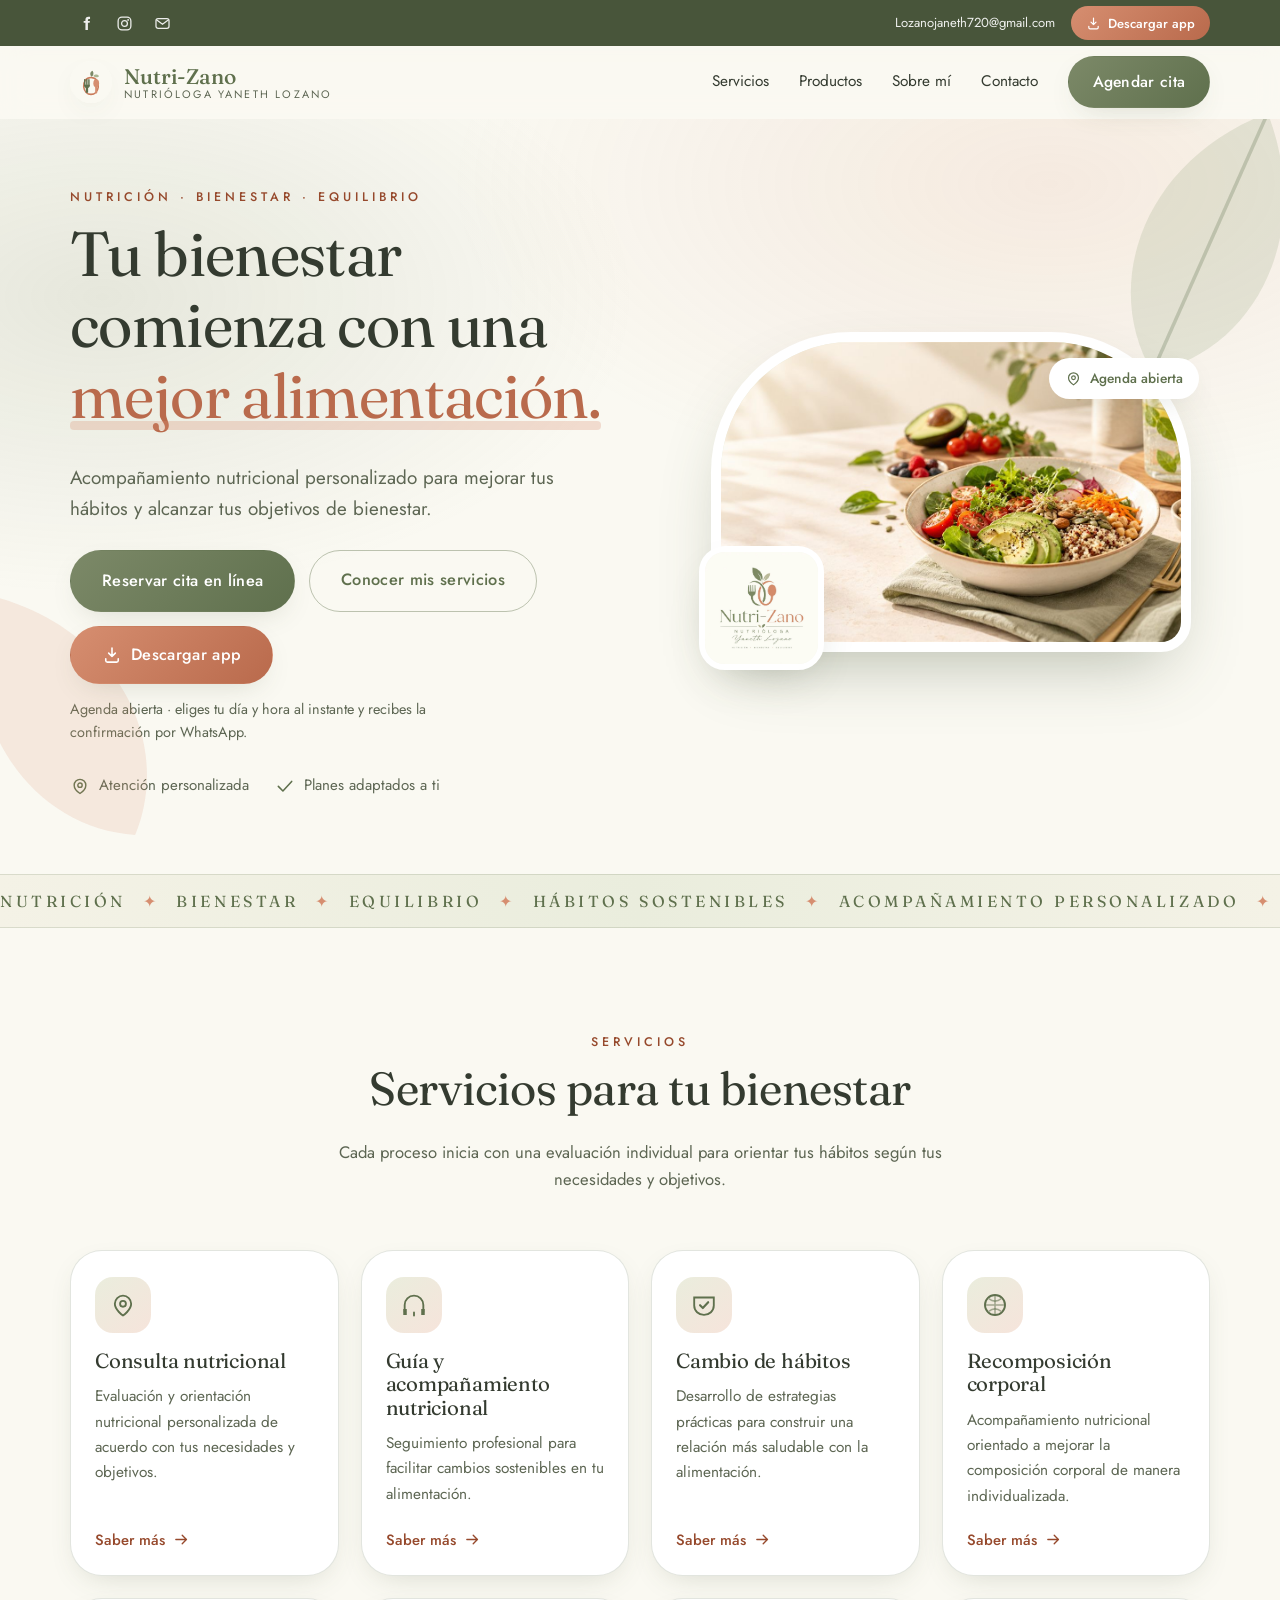
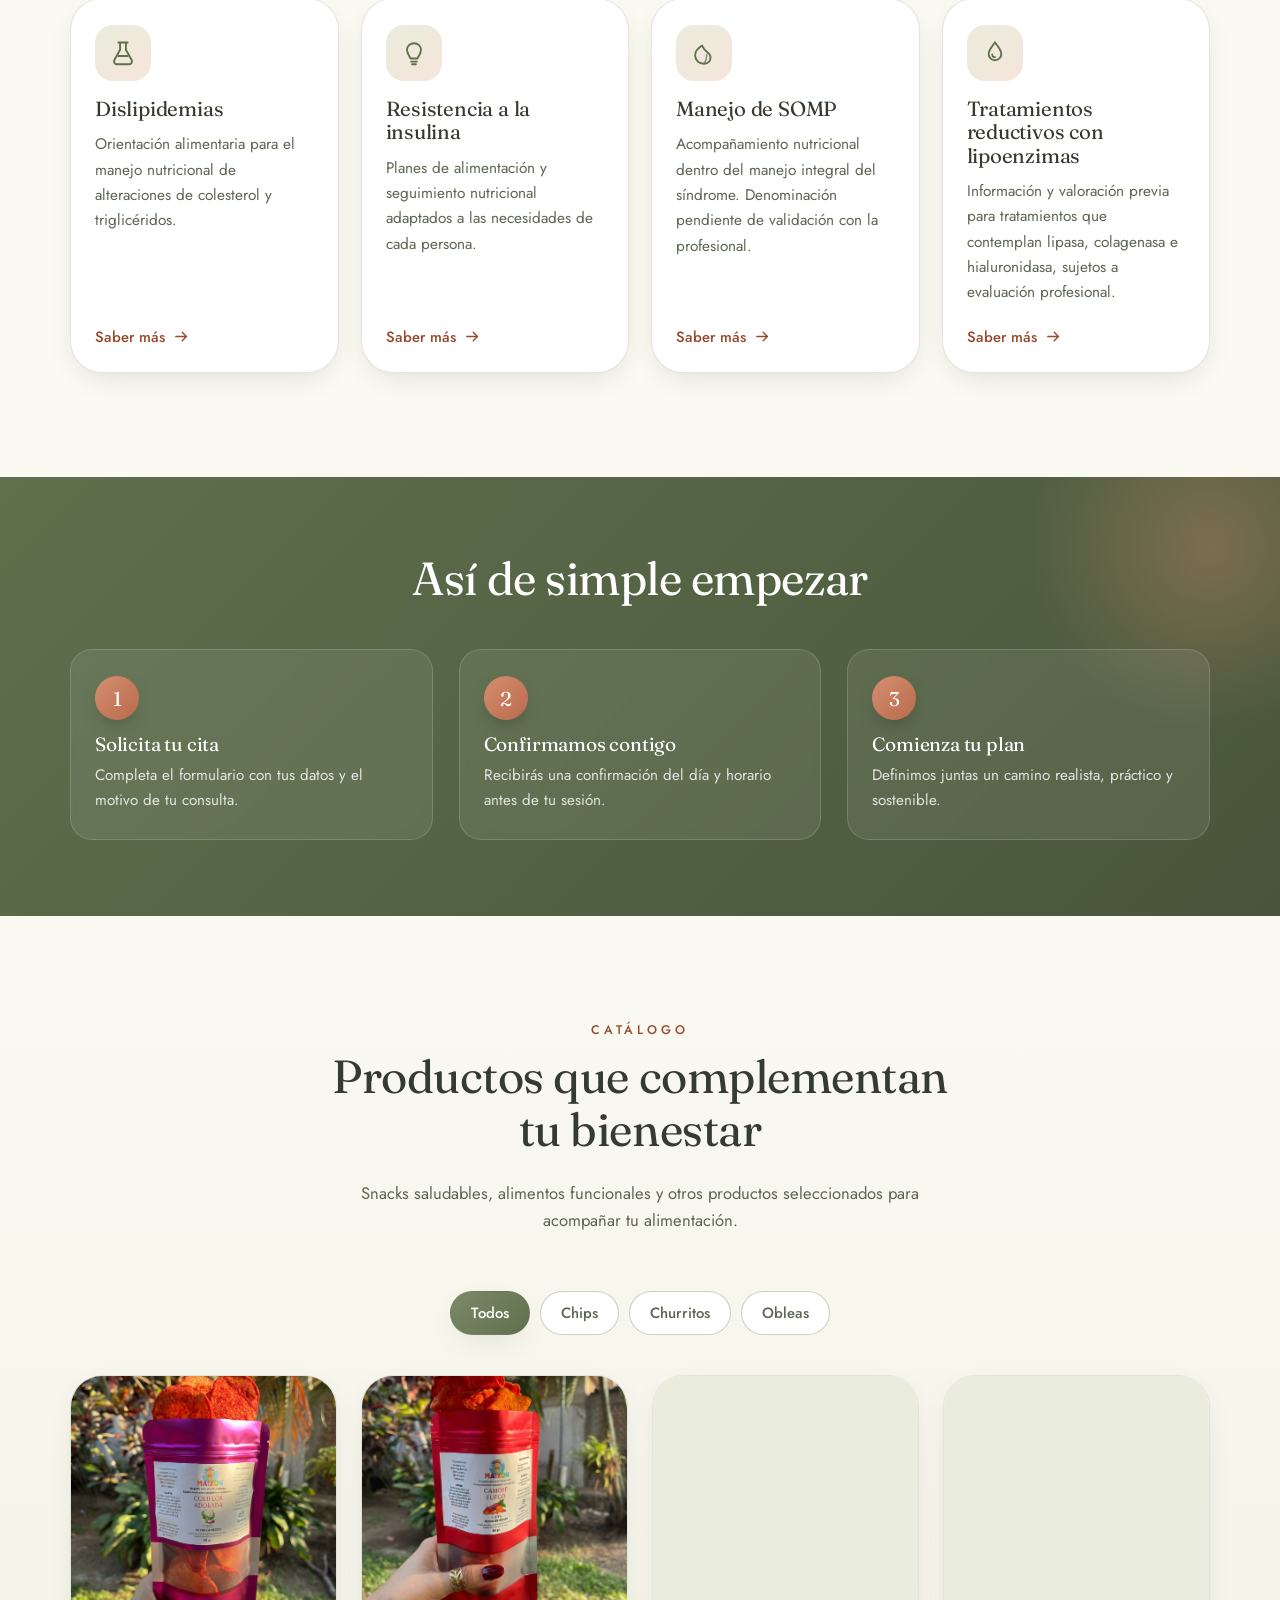
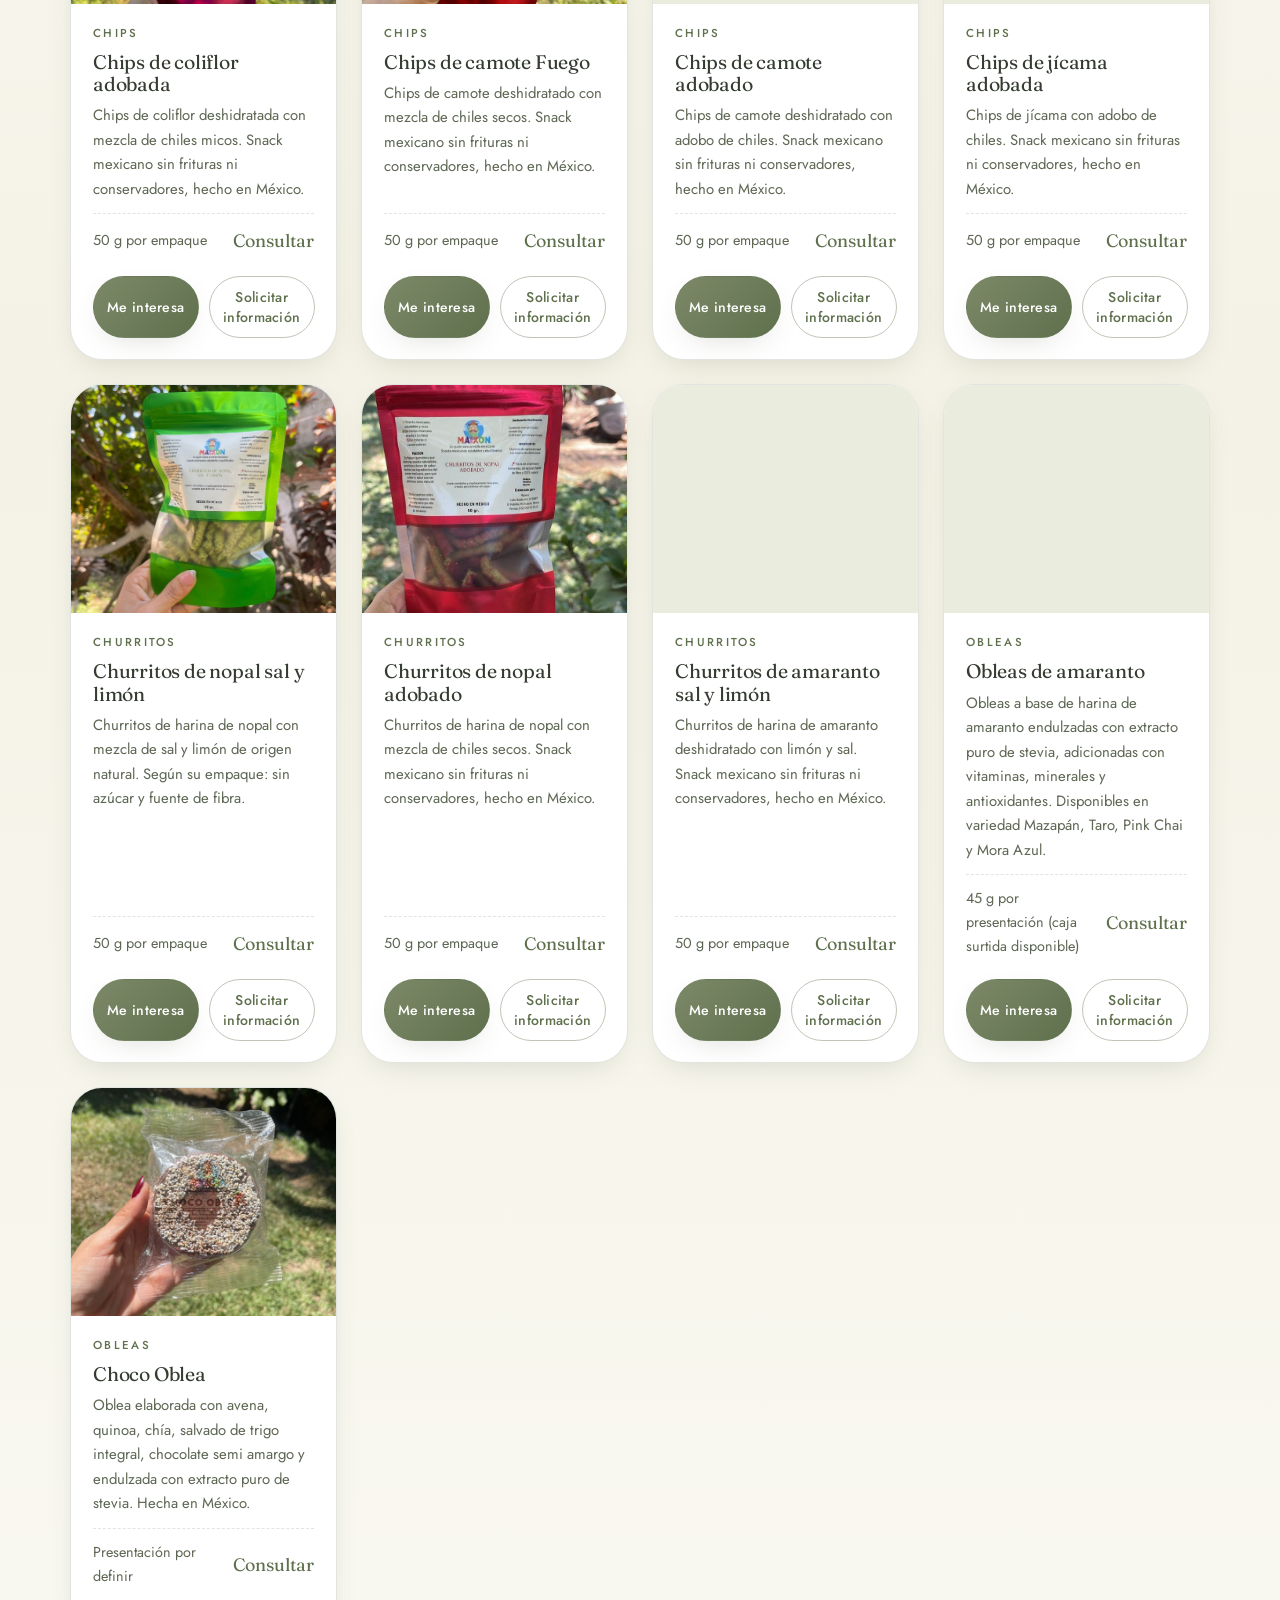
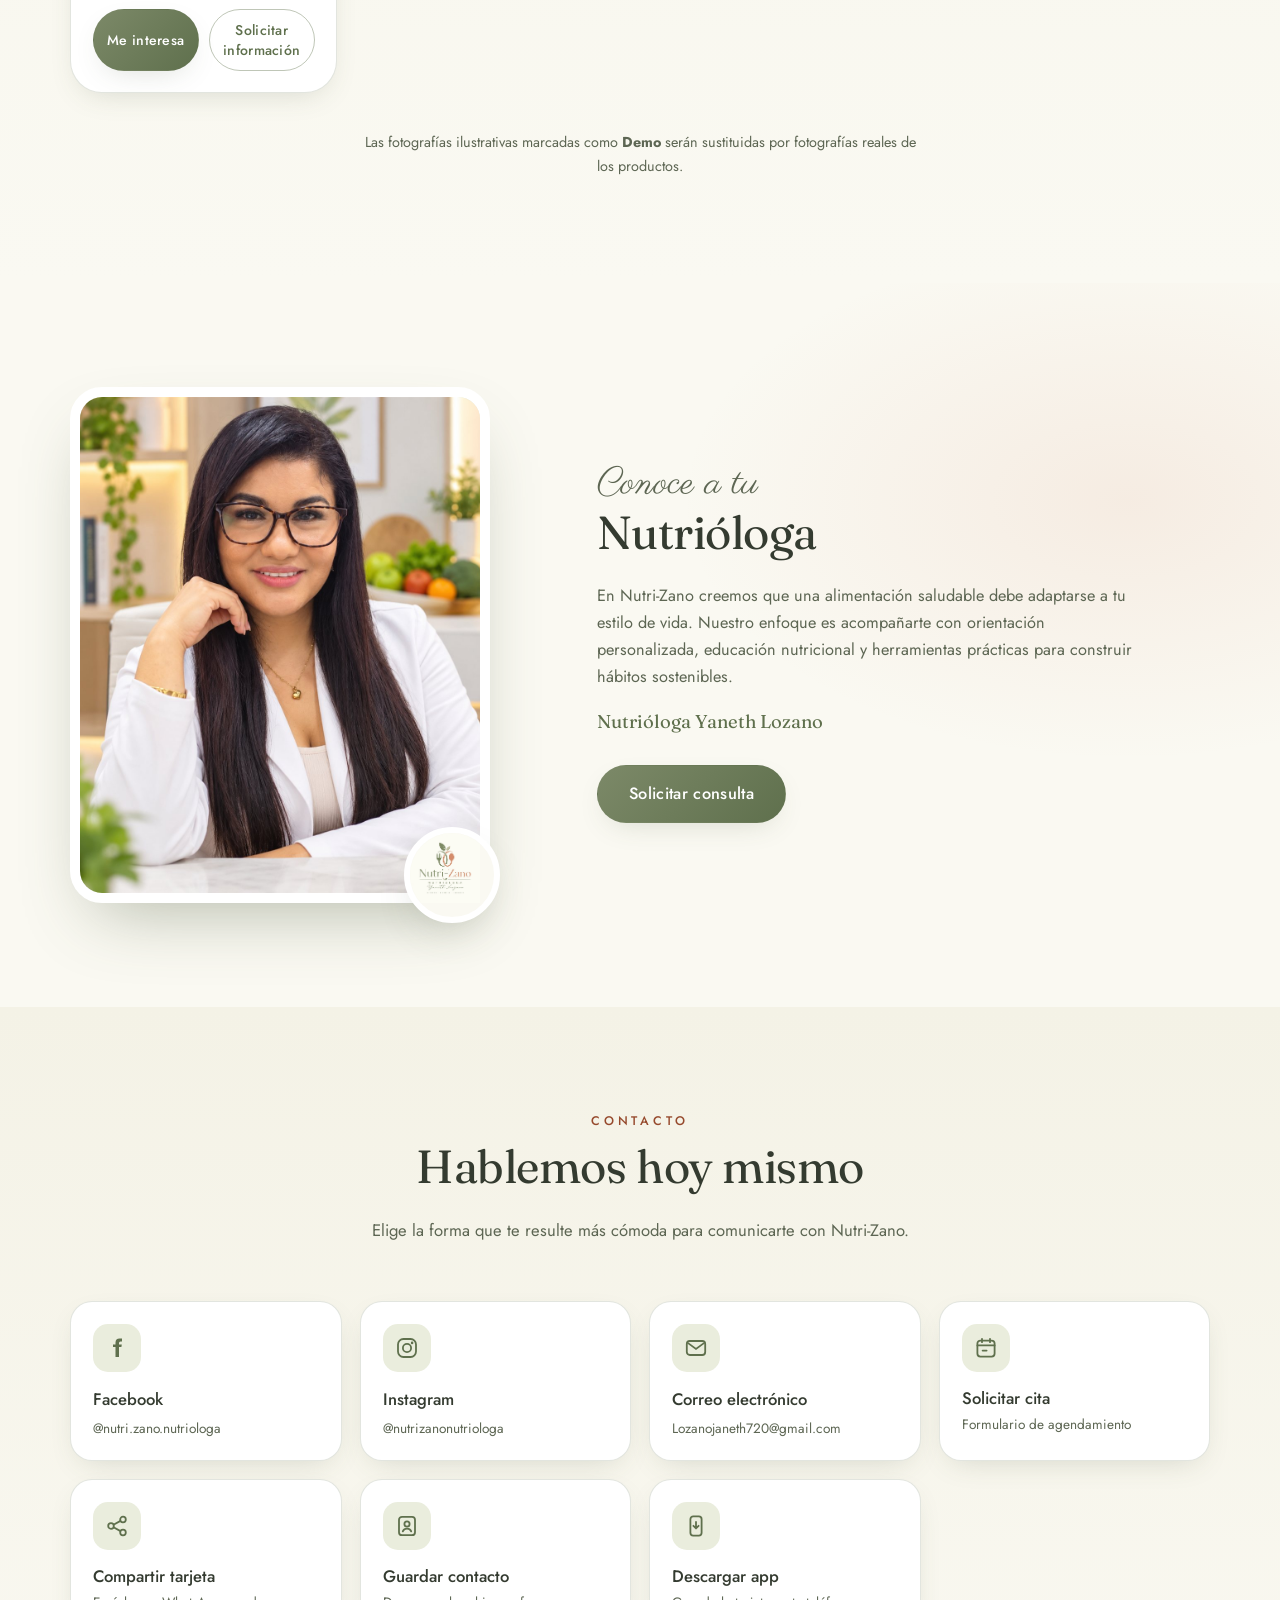
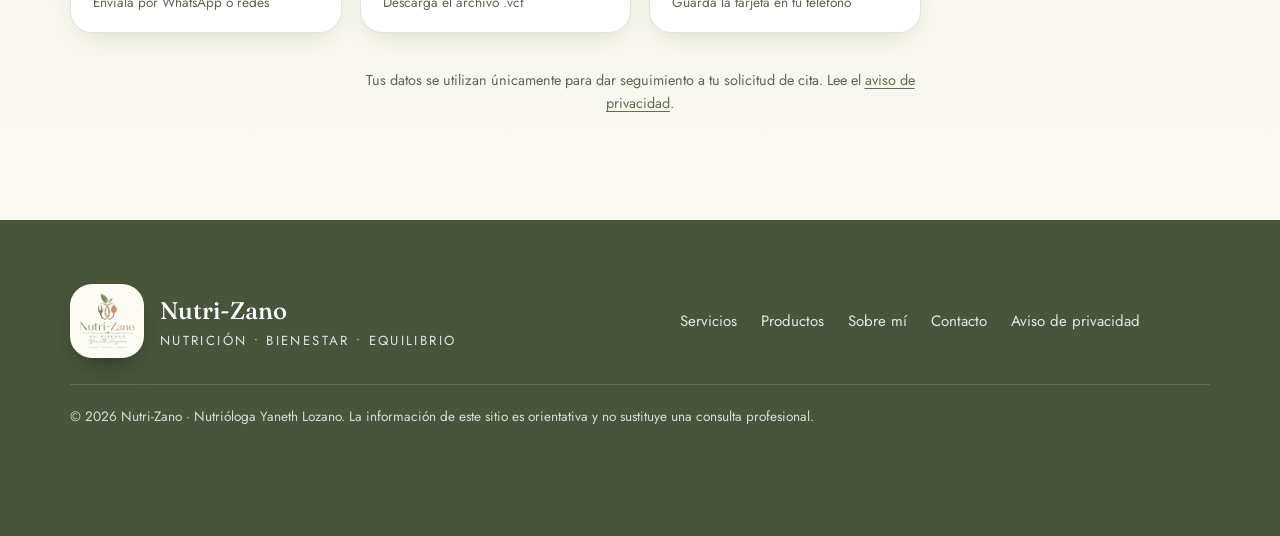
<file: index.html>
<!DOCTYPE html>
<html lang="es">
<head>
  <meta charset="UTF-8" />
  <meta name="viewport" content="width=device-width, initial-scale=1.0, viewport-fit=cover" />
  <meta name="theme-color" content="#7C8968" />

  <title>Nutri-Zano · Nutrióloga Yaneth Lozano | Nutrición, bienestar y equilibrio</title>
  <meta name="description" content="Tarjeta digital de Nutri-Zano: acompañamiento nutricional personalizado con Nutrióloga Yaneth Lozano. Consultas, cambio de hábitos, recomposición corporal y productos que complementan tu bienestar." />
  <meta name="author" content="Nutri-Zano · Nutrióloga Yaneth Lozano" />
  <link rel="canonical" href="./index.html" />

  <!-- Open Graph / Redes sociales -->
  <meta property="og:type" content="website" />
  <meta property="og:site_name" content="Nutri-Zano" />
  <meta property="og:title" content="Nutri-Zano · Nutrióloga Yaneth Lozano" />
  <meta property="og:description" content="Tu bienestar comienza con una mejor alimentación. Acompañamiento nutricional personalizado." />
  <meta property="og:image" content="assets/img/logo-nutri-zano.jpg" />
  <meta property="og:locale" content="es_MX" />
  <meta name="twitter:card" content="summary_large_image" />
  <meta name="twitter:title" content="Nutri-Zano · Nutrióloga Yaneth Lozano" />
  <meta name="twitter:description" content="Nutrición • Bienestar • Equilibrio. Agenda tu consulta nutricional." />
  <meta name="twitter:image" content="assets/img/logo-nutri-zano.jpg" />

  <link rel="icon" type="image/svg+xml" href="assets/img/favicon.svg" />
  <link rel="apple-touch-icon" href="assets/img/icono-192.png" />
  <link rel="manifest" href="manifest.webmanifest" />
  <meta name="apple-mobile-web-app-capable" content="yes" />
  <meta name="apple-mobile-web-app-title" content="Nutri-Zano" />
  <meta name="apple-mobile-web-app-status-bar-style" content="default" />

  <!-- Tipografías: Fraunces (editorial) + Jost (moderna) + Parisienne (acento) -->
  <link rel="preconnect" href="https://fonts.googleapis.com" />
  <link rel="preconnect" href="https://fonts.gstatic.com" crossorigin />
  <link
    href="https://fonts.googleapis.com/css2?family=Fraunces:opsz,wght@9..144,300;9..144,400;9..144,500;9..144,600&family=Jost:wght@300;400;500;600&family=Parisienne&display=swap"
    rel="stylesheet"
  />

  <link rel="stylesheet" href="assets/css/styles.css" />

  <script type="application/ld+json">
  {
    "@context": "https://schema.org",
    "@type": "ProfessionalService",
    "name": "Nutri-Zano",
    "description": "Acompañamiento nutricional personalizado: consulta nutricional, cambio de hábitos, recomposición corporal y orientación nutricional.",
    "slogan": "Nutrición • Bienestar • Equilibrio",
    "email": "Lozanojaneth720@gmail.com",
    "employee": { "@type": "Person", "name": "Yaneth Lozano", "jobTitle": "Nutrióloga" },
    "sameAs": [
      "https://www.facebook.com/nutri.zano.nutriologa",
      "https://www.instagram.com/nutrizanonutriologa/"
    ]
  }
  </script>
</head>
<body>
  <a class="skip-link" href="#contenido">Saltar al contenido</a>

  <!-- ============ BARRA SUPERIOR: REDES Y CONTACTO ============ -->
  <div class="topbar">
    <div class="contenedor topbar-inner">
      <div class="topbar-redes">
        <a href="https://www.facebook.com/nutri.zano.nutriologa" target="_blank" rel="noopener noreferrer" aria-label="Facebook de Nutri-Zano">
          <svg viewBox="0 0 24 24" aria-hidden="true"><path d="M14 8.5V7a1.5 1.5 0 0 1 1.5-1.5H17V2.6h-2.4A4.1 4.1 0 0 0 10.5 6.7v1.8H8V11h2.5v10H14V11h2.4l.4-2.5H14Z" fill="currentColor"/></svg>
        </a>
        <a href="https://www.instagram.com/nutrizanonutriologa/" target="_blank" rel="noopener noreferrer" aria-label="Instagram de Nutri-Zano">
          <svg viewBox="0 0 24 24" aria-hidden="true"><rect x="3" y="3" width="18" height="18" rx="5.4" fill="none" stroke="currentColor" stroke-width="1.8"/><circle cx="12" cy="12" r="4.1" fill="none" stroke="currentColor" stroke-width="1.8"/><circle cx="17.1" cy="6.9" r="1.3" fill="currentColor"/></svg>
        </a>
        <a id="topbarEmail" href="mailto:Lozanojaneth720@gmail.com" aria-label="Enviar correo a Nutri-Zano">
          <svg viewBox="0 0 24 24" aria-hidden="true"><rect x="2.8" y="5" width="18.4" height="14" rx="3" fill="none" stroke="currentColor" stroke-width="1.8"/><path d="m4.4 7.4 7.6 5.6 7.6-5.6" fill="none" stroke="currentColor" stroke-width="1.8" stroke-linecap="round"/></svg>
        </a>
      </div>
      <div class="topbar-derecha">
        <a class="topbar-email" id="topbarEmailTexto" href="mailto:Lozanojaneth720@gmail.com">Lozanojaneth720@gmail.com</a>
        <button class="topbar-btn" data-instalar>
          <svg viewBox="0 0 24 24" aria-hidden="true"><path d="M12 3.5v10.2m0 0 4-4m-4 4-4-4" fill="none" stroke="currentColor" stroke-width="1.9" stroke-linecap="round" stroke-linejoin="round"/><path d="M4.5 16.5v2a2 2 0 0 0 2 2h11a2 2 0 0 0 2-2v-2" fill="none" stroke="currentColor" stroke-width="1.9" stroke-linecap="round"/></svg>
          Descargar app
        </button>
      </div>
    </div>
  </div>

  <!-- ============ ENCABEZADO ============ -->
  <header class="site-header" id="siteHeader">
    <div class="contenedor header-inner">
      <a href="#inicio" class="brand">
        <img src="assets/img/favicon.svg" alt="" class="brand-mark" width="42" height="42" />
        <span class="brand-text">
          <strong>Nutri-Zano</strong>
          <small>Nutrióloga Yaneth Lozano</small>
        </span>
      </a>

      <nav class="main-nav" id="mainNav" aria-label="Navegación principal">
        <a href="#servicios">Servicios</a>
        <a href="#productos">Productos</a>
        <a href="#nutriologa">Sobre mí</a>
        <a href="#contacto">Contacto</a>
        <button class="btn btn-primary btn-nav" data-abrir-cita>Agendar cita</button>
      </nav>

      <button class="menu-toggle" id="menuToggle" aria-expanded="false" aria-controls="mainNav" aria-label="Abrir menú">
        <span></span><span></span><span></span>
      </button>
    </div>
  </header>

  <main id="contenido">
    <!-- ============ PORTADA ============ -->
    <section class="hero" id="inicio">
      <div class="hero-botanic hero-botanic-1" aria-hidden="true">
        <svg viewBox="0 0 220 260"><path d="M110 250 C 40 200 30 90 110 10 C 190 90 180 200 110 250 Z" fill="#8FA077" opacity=".22"/><path d="M110 250 L 110 10" stroke="#5F704D" stroke-width="3" opacity=".3"/></svg>
      </div>
      <div class="hero-botanic hero-botanic-2" aria-hidden="true">
        <svg viewBox="0 0 220 260"><path d="M110 250 C 40 200 30 90 110 10 C 190 90 180 200 110 250 Z" fill="#D68E70" opacity=".18"/></svg>
      </div>

      <div class="contenedor hero-inner">
        <div class="hero-texto" data-reveal>
          <p class="eyebrow">Nutrición · Bienestar · Equilibrio</p>
          <h1>Tu bienestar comienza con una <em>mejor alimentación.</em></h1>
          <p class="hero-desc">
            Acompañamiento nutricional personalizado para mejorar tus hábitos y alcanzar
            tus objetivos de bienestar.
          </p>
          <div class="hero-acciones">
            <button class="btn btn-primary btn-lg" data-abrir-cita>Reservar cita en línea</button>
            <a class="btn btn-ghost btn-lg" href="#servicios">Conocer mis servicios</a>
            <button class="btn btn-terracota btn-lg" data-instalar>
              <svg viewBox="0 0 24 24" width="18" height="18" aria-hidden="true"><path d="M12 3.5v10.2m0 0 4-4m-4 4-4-4" fill="none" stroke="currentColor" stroke-width="1.9" stroke-linecap="round" stroke-linejoin="round"/><path d="M4.5 16.5v2a2 2 0 0 0 2 2h11a2 2 0 0 0 2-2v-2" fill="none" stroke="currentColor" stroke-width="1.9" stroke-linecap="round"/></svg>
              Descargar app
            </button>
          </div>
          <p class="hero-nota-cita">
            Agenda abierta · eliges tu día y hora al instante y recibes la confirmación por WhatsApp.
          </p>
          <ul class="hero-datos" aria-label="Datos de la consulta">
            <li>
              <svg viewBox="0 0 24 24" aria-hidden="true"><path d="M12 21s-7-4.7-7-10a7 7 0 1 1 14 0c0 5.3-7 10-7 10Z" fill="none" stroke="currentColor" stroke-width="1.7"/><circle cx="12" cy="11" r="2.6" fill="none" stroke="currentColor" stroke-width="1.7"/></svg>
              Atención personalizada
            </li>
            <li>
              <svg viewBox="0 0 24 24" aria-hidden="true"><path d="M4 12.5 9.5 18 20 6.5" fill="none" stroke="currentColor" stroke-width="1.9" stroke-linecap="round" stroke-linejoin="round"/></svg>
              Planes adaptados a ti
            </li>
          </ul>
        </div>

        <div class="hero-media" data-reveal>
          <div class="hero-frame">
            <img
              src="assets/img/hero-cuenco-saludable.jpg"
              alt="Cuenco saludable con vegetales frescos, aguacate, quinua y semillas, acompañado de agua con limón y menta"
              width="1200" height="675" fetchpriority="high" />
          </div>
          <div class="hero-logo-card">
            <img src="assets/img/logo-nutri-zano.jpg" alt="Logotipo Nutri-Zano, Nutrióloga Yaneth Lozano" width="1245" height="1245" />
          </div>
          <div class="hero-chip" aria-hidden="true">
            <svg viewBox="0 0 24 24"><path d="M12 21s-7-4.7-7-10a7 7 0 1 1 14 0c0 5.3-7 10-7 10Z" fill="none" stroke="currentColor" stroke-width="1.7"/><circle cx="12" cy="11" r="2.6" fill="none" stroke="currentColor" stroke-width="1.7"/></svg>
            <span>Agenda abierta</span>
          </div>
        </div>
      </div>

      <div class="hero-band" aria-hidden="true">
        <div class="band-track">
          <span>Nutrición <i>✦</i> Bienestar <i>✦</i> Equilibrio <i>✦</i> Hábitos sostenibles <i>✦</i> Acompañamiento personalizado <i>✦</i></span>
          <span>Nutrición <i>✦</i> Bienestar <i>✦</i> Equilibrio <i>✦</i> Hábitos sostenibles <i>✦</i> Acompañamiento personalizado <i>✦</i></span>
        </div>
      </div>
    </section>

    <!-- ============ SERVICIOS ============ -->
    <section class="section" id="servicios">
      <div class="contenedor">
        <header class="section-head" data-reveal>
          <p class="eyebrow">Servicios</p>
          <h2>Servicios para tu bienestar</h2>
          <p class="section-sub">
            Cada proceso inicia con una evaluación individual para orientar tus hábitos
            según tus necesidades y objetivos.
          </p>
        </header>
        <div class="servicios-grid" id="serviciosGrid"><!-- generado por JS --></div>
      </div>
    </section>

    <!-- ============ CÓMO AGENDAR ============ -->
    <section class="pasos-band">
      <div class="contenedor pasos-inner" data-reveal>
        <h2 class="pasos-titulo">Así de simple empezar</h2>
        <ol class="pasos">
          <li>
            <span class="paso-num">1</span>
            <h3>Solicita tu cita</h3>
            <p>Completa el formulario con tus datos y el motivo de tu consulta.</p>
          </li>
          <li>
            <span class="paso-num">2</span>
            <h3>Confirmamos contigo</h3>
            <p>Recibirás una confirmación del día y horario antes de tu sesión.</p>
          </li>
          <li>
            <span class="paso-num">3</span>
            <h3>Comienza tu plan</h3>
            <p>Definimos juntas un camino realista, práctico y sostenible.</p>
          </li>
        </ol>
      </div>
    </section>

    <!-- ============ PRODUCTOS ============ -->
    <section class="section section-productos" id="productos">
      <div class="contenedor">
        <header class="section-head" data-reveal>
          <p class="eyebrow">Catálogo</p>
          <h2>Productos que complementan tu bienestar</h2>
          <p class="section-sub">
            Snacks saludables, alimentos funcionales y otros productos seleccionados
            para acompañar tu alimentación.
          </p>
        </header>

        <div class="filtros" id="filtrosCategorias" role="tablist" aria-label="Categorías del catálogo"><!-- generado por JS --></div>
        <div class="productos-grid" id="productosGrid"><!-- generado por JS --></div>
        <p class="catalog-note" data-reveal>
          Las fotografías ilustrativas marcadas como <strong>Demo</strong> serán sustituidas
          por fotografías reales de los productos.
        </p>
      </div>
    </section>

    <!-- ============ NUTRIÓLOGA ============ -->
    <section class="section section-nutri" id="nutriologa">
      <div class="contenedor nutri-inner">
        <div class="nutri-media" data-reveal>
          <div class="nutri-frame">
            <img
              src="assets/img/foto-nutriologa.jpg"
              alt="Nutrióloga Yaneth Lozano, profesional de Nutri-Zano"
              width="1000" height="1200" loading="lazy" />
          </div>
          <div class="nutri-badge">
            <img src="assets/img/logo-nutri-zano.jpg" alt="" width="70" height="70" loading="lazy" />
          </div>
        </div>

        <div class="nutri-texto" data-reveal>
          <p class="script-acento">Conoce a tu</p>
          <h2>Nutrióloga</h2>
          <p>
            En Nutri-Zano creemos que una alimentación saludable debe adaptarse a tu
            estilo de vida. Nuestro enfoque es acompañarte con orientación personalizada,
            educación nutricional y herramientas prácticas para construir hábitos sostenibles.
          </p>
          <p class="nutri-firma">Nutrióloga Yaneth Lozano</p>
          <button class="btn btn-primary btn-lg" data-abrir-cita>Solicitar consulta</button>
        </div>
      </div>
    </section>

    <!-- ============ CONTACTO ============ -->
    <section class="section section-contacto" id="contacto">
      <div class="contenedor">
        <header class="section-head" data-reveal>
          <p class="eyebrow">Contacto</p>
          <h2>Hablemos hoy mismo</h2>
          <p class="section-sub">
            Elige la forma que te resulte más cómoda para comunicarte con Nutri-Zano.
          </p>
        </header>

        <div class="contacto-grid" data-reveal>
          <a class="contacto-card" id="linkFacebook" href="#" target="_blank" rel="noopener noreferrer">
            <span class="contacto-icon" aria-hidden="true">
              <svg viewBox="0 0 24 24"><path d="M14 8.5V7a1.5 1.5 0 0 1 1.5-1.5H17V2.6h-2.4A4.1 4.1 0 0 0 10.5 6.7v1.8H8V11h2.5v10H14V11h2.4l.4-2.5H14Z" fill="currentColor"/></svg>
            </span>
            <strong>Facebook</strong>
            <small>@nutri.zano.nutriologa</small>
          </a>

          <a class="contacto-card" id="linkInstagram" href="#" target="_blank" rel="noopener noreferrer">
            <span class="contacto-icon" aria-hidden="true">
              <svg viewBox="0 0 24 24"><rect x="3" y="3" width="18" height="18" rx="5.4" fill="none" stroke="currentColor" stroke-width="1.8"/><circle cx="12" cy="12" r="4.1" fill="none" stroke="currentColor" stroke-width="1.8"/><circle cx="17.1" cy="6.9" r="1.3" fill="currentColor"/></svg>
            </span>
            <strong>Instagram</strong>
            <small>@nutrizanonutriologa</small>
          </a>

          <a class="contacto-card" id="linkEmail" href="#">
            <span class="contacto-icon" aria-hidden="true">
              <svg viewBox="0 0 24 24"><rect x="2.8" y="5" width="18.4" height="14" rx="3" fill="none" stroke="currentColor" stroke-width="1.8"/><path d="m4.4 7.4 7.6 5.6 7.6-5.6" fill="none" stroke="currentColor" stroke-width="1.8" stroke-linecap="round"/></svg>
            </span>
            <strong>Correo electrónico</strong>
            <small id="emailTexto">Lozanojaneth720@gmail.com</small>
          </a>

          <button class="contacto-card contacto-card-accion" data-abrir-cita>
            <span class="contacto-icon" aria-hidden="true">
              <svg viewBox="0 0 24 24"><rect x="3.4" y="4.6" width="17.2" height="16" rx="3" fill="none" stroke="currentColor" stroke-width="1.8"/><path d="M3.4 9.4h17.2M8 2.8v3.4M16 2.8v3.4" fill="none" stroke="currentColor" stroke-width="1.8" stroke-linecap="round"/><path d="M8.6 14.6h4" stroke="currentColor" stroke-width="1.8" stroke-linecap="round"/></svg>
            </span>
            <strong>Solicitar cita</strong>
            <small>Formulario de agendamiento</small>
          </button>

          <button class="contacto-card contacto-card-accion" id="btnCompartir">
            <span class="contacto-icon" aria-hidden="true">
              <svg viewBox="0 0 24 24"><circle cx="18" cy="5.5" r="2.8" fill="none" stroke="currentColor" stroke-width="1.8"/><circle cx="6" cy="12" r="2.8" fill="none" stroke="currentColor" stroke-width="1.8"/><circle cx="18" cy="18.5" r="2.8" fill="none" stroke="currentColor" stroke-width="1.8"/><path d="m8.5 10.7 7-3.8M8.5 13.3l7 3.8" stroke="currentColor" stroke-width="1.8"/></svg>
            </span>
            <strong>Compartir tarjeta</strong>
            <small>Envíala por WhatsApp o redes</small>
          </button>

          <button class="contacto-card contacto-card-accion" id="btnVcf">
            <span class="contacto-icon" aria-hidden="true">
              <svg viewBox="0 0 24 24"><rect x="4" y="2.8" width="16" height="18.4" rx="3" fill="none" stroke="currentColor" stroke-width="1.8"/><circle cx="12" cy="10" r="2.6" fill="none" stroke="currentColor" stroke-width="1.8"/><path d="M7.8 17.4a4.6 4.6 0 0 1 8.4 0" fill="none" stroke="currentColor" stroke-width="1.8" stroke-linecap="round"/></svg>
            </span>
            <strong>Guardar contacto</strong>
            <small>Descarga el archivo .vcf</small>
          </button>

          <button class="contacto-card contacto-card-accion" data-instalar>
            <span class="contacto-icon" aria-hidden="true">
              <svg viewBox="0 0 24 24"><rect x="6.4" y="2.4" width="11.2" height="19.2" rx="2.8" fill="none" stroke="currentColor" stroke-width="1.8"/><path d="M12 8v6.4m0 0 2.6-2.6M12 14.4 9.4 11.8" fill="none" stroke="currentColor" stroke-width="1.8" stroke-linecap="round" stroke-linejoin="round"/></svg>
            </span>
            <strong>Descargar app</strong>
            <small>Guarda la tarjeta en tu teléfono</small>
          </button>
        </div>

        <p class="aviso-mini" data-reveal>
          Tus datos se utilizan únicamente para dar seguimiento a tu solicitud de cita.
          Lee el <a href="aviso-privacidad.html" target="_blank" rel="noopener">aviso de privacidad</a>.
        </p>
      </div>
    </section>
  </main>

  <!-- ============ PIE ============ -->
  <footer class="site-footer">
    <div class="contenedor footer-inner">
      <div class="footer-brand">
        <img src="assets/img/logo-nutri-zano.jpg" alt="Nutri-Zano" width="80" height="80" loading="lazy" />
        <div>
          <strong>Nutri-Zano</strong>
          <p>Nutrición • Bienestar • Equilibrio</p>
        </div>
      </div>
      <nav class="footer-nav" aria-label="Navegación del pie">
        <a href="#servicios">Servicios</a>
        <a href="#productos">Productos</a>
        <a href="#nutriologa">Sobre mí</a>
        <a href="#contacto">Contacto</a>
        <a href="aviso-privacidad.html" target="_blank" rel="noopener">Aviso de privacidad</a>
      </nav>
      <p class="footer-legal">
        © <span id="anio"></span> Nutri-Zano · Nutrióloga Yaneth Lozano.
        La información de este sitio es orientativa y no sustituye una consulta profesional.
      </p>
    </div>
  </footer>

  <!-- ============ CTA FLOTANTE MÓVIL ============ -->
  <div class="cta-flotante" id="ctaFlotante">
    <button class="btn btn-primary" data-abrir-cita>
      <svg viewBox="0 0 24 24" aria-hidden="true"><rect x="3.4" y="4.6" width="17.2" height="16" rx="3" fill="none" stroke="currentColor" stroke-width="1.8"/><path d="M3.4 9.4h17.2M8 2.8v3.4M16 2.8v3.4" fill="none" stroke="currentColor" stroke-width="1.8" stroke-linecap="round"/></svg>
      Reservar cita
    </button>
  </div>

  <!-- ============ MODAL GENÉRICO ============ -->
  <div class="modal" id="modal" role="dialog" aria-modal="true" aria-labelledby="modalTitulo" hidden>
    <div class="modal-backdrop" data-cerrar-modal></div>
    <div class="modal-caja" role="document">
      <button class="modal-cerrar" data-cerrar-modal aria-label="Cerrar ventana">
        <svg viewBox="0 0 24 24" aria-hidden="true"><path d="M6 6l12 12M18 6 6 18" stroke="currentColor" stroke-width="2" stroke-linecap="round"/></svg>
      </button>
      <div class="modal-contenido" id="modalContenido"></div>
    </div>
  </div>

  <!-- ============ MODAL DE CITA ============ -->
  <div class="modal modal-cita" id="modalCita" role="dialog" aria-modal="true" aria-labelledby="citaTitulo" hidden>
    <div class="modal-backdrop" data-cerrar-cita></div>
    <div class="modal-caja modal-caja-cita" role="document">
      <button class="modal-cerrar" data-cerrar-cita aria-label="Cerrar formulario">
        <svg viewBox="0 0 24 24" aria-hidden="true"><path d="M6 6l12 12M18 6 6 18" stroke="currentColor" stroke-width="2" stroke-linecap="round"/></svg>
      </button>

      <!-- Paso 1: formulario -->
      <div class="modal-contenido" id="citaPaso1">
        <header class="cita-head">
          <p class="script-acento">Comienza tu camino hacia el</p>
          <h2 id="citaTitulo">Bienestar</h2>
          <p>Completa tus datos y solicitamos tu cita. Recibirás una confirmación, la cita no queda reservada automáticamente.</p>
        </header>

        <form id="formCita" novalidate>
          <div class="campo">
            <label for="fNombre">Nombre completo <span class="req">*</span></label>
            <input type="text" id="fNombre" name="nombre" autocomplete="name" maxlength="80" required />
            <small class="error" data-error-for="fNombre"></small>
          </div>

          <div class="campo-fila">
            <div class="campo">
              <label for="fTel">Teléfono de contacto <span class="req">*</span></label>
              <input type="tel" id="fTel" name="telefono" inputmode="tel" autocomplete="tel" maxlength="20" required />
              <small class="error" data-error-for="fTel"></small>
            </div>
            <div class="campo">
              <label for="fEmail">Correo electrónico <small>(opcional)</small></label>
              <input type="email" id="fEmail" name="correo" inputmode="email" autocomplete="email" maxlength="80" />
              <small class="error" data-error-for="fEmail"></small>
            </div>
          </div>

          <fieldset class="campo">
            <legend>¿Cuál es el motivo principal de tu consulta? <span class="req">*</span></legend>
            <div class="chips" id="chipsMotivo" role="radiogroup" aria-label="Motivo de consulta"></div>
            <small class="error" data-error-for="chipsMotivo"></small>
          </fieldset>

          <div class="campo" id="campoOtroMotivo" hidden>
            <label for="fOtroMotivo">Cuéntanos otro motivo <small>(opcional)</small></label>
            <input type="text" id="fOtroMotivo" name="otroMotivo" maxlength="120" />
          </div>

          <fieldset class="campo">
            <legend>¿Es tu primera consulta? <span class="req">*</span></legend>
            <div class="chips" id="chipsPrimera" role="radiogroup" aria-label="Primera consulta">
              <button type="button" class="chip" data-valor="Sí">Sí</button>
              <button type="button" class="chip" data-valor="No, ya soy paciente">No, ya soy paciente</button>
            </div>
            <small class="error" data-error-for="chipsPrimera"></small>
          </fieldset>

          <fieldset class="campo">
            <legend>¿Alguien te recomendó con Nutri-Zano? <span class="req">*</span></legend>
            <div class="chips" id="chipsRecomendo" role="radiogroup" aria-label="Recomendación">
              <button type="button" class="chip" data-valor="Sí">Sí</button>
              <button type="button" class="chip" data-valor="No">No</button>
              <button type="button" class="chip" data-valor="La encontré en redes sociales">La encontré en redes sociales</button>
            </div>
            <small class="error" data-error-for="chipsRecomendo"></small>
          </fieldset>

          <div class="campo" id="campoQuienRecomendo" hidden>
            <label for="fRecomendo">¿Quién te recomendó? <small>(opcional)</small></label>
            <input type="text" id="fRecomendo" name="recomendo" maxlength="80" />
          </div>

          <div class="campo-fila">
            <div class="campo">
              <label for="fFecha">¿Qué día prefieres para tu consulta? <span class="req">*</span></label>
              <input type="date" id="fFecha" name="fecha" required />
              <small class="error" data-error-for="fFecha"></small>
            </div>
            <div class="campo">
              <label for="fHorario">¿En qué horario prefieres asistir? <span class="req">*</span></label>
              <select id="fHorario" name="horario" required>
                <option value="">Selecciona una opción</option>
                <option value="Mañana">Mañana</option>
                <option value="Tarde">Tarde</option>
                <option value="Cualquier horario disponible">Cualquier horario disponible</option>
              </select>
              <small class="error" data-error-for="fHorario"></small>
            </div>
          </div>

          <!-- Honeypot anti-spam (invisible para personas) -->
          <div class="campo-hp" aria-hidden="true">
            <label for="fWeb">No completar este campo</label>
            <input type="text" id="fWeb" name="website" tabindex="-1" autocomplete="off" />
          </div>

          <div class="campo casilla-privacidad">
            <label class="casilla">
              <input type="checkbox" id="fPrivacidad" required />
              <span>
                He leído y acepto el <a href="aviso-privacidad.html" target="_blank" rel="noopener">aviso de privacidad</a>
                y autorizo el uso de mis datos para dar seguimiento a mi solicitud de cita.
                <span class="req">*</span>
              </span>
            </label>
            <small class="error" data-error-for="fPrivacidad"></small>
          </div>

          <p class="form-notas">
            * Campos obligatorios. Tus datos no se almacenan en herramientas de seguimiento
            ni se comparten con terceros.
          </p>

          <button type="submit" class="btn btn-primary btn-lg btn-block">Revisar mi solicitud</button>
        </form>
      </div>

      <!-- Paso 2: confirmación previa -->
      <div class="modal-contenido" id="citaPaso2" hidden>
        <header class="cita-head">
          <p class="script-acento">Revisa tu</p>
          <h2>Solicitud</h2>
          <p>Confirma que los datos sean correctos antes de enviar tu solicitud de cita.</p>
        </header>
        <dl class="resumen" id="resumenDatos"></dl>
        <div class="cita-acciones">
          <button type="button" class="btn btn-ghost" id="btnEditar">Editar datos</button>
          <button type="button" class="btn btn-primary" id="btnConfirmar">Enviar solicitud de cita</button>
        </div>
      </div>

      <!-- Paso 3: éxito -->
      <div class="modal-contenido" id="citaPaso3" hidden>
        <div class="exito">
          <span class="exito-icono" aria-hidden="true">
            <svg viewBox="0 0 24 24"><circle cx="12" cy="12" r="10.5" fill="none" stroke="currentColor" stroke-width="1.6"/><path d="m7.4 12.4 3.2 3.3 6-7" fill="none" stroke="currentColor" stroke-width="1.9" stroke-linecap="round" stroke-linejoin="round"/></svg>
          </span>
          <h2>¡Solicitud enviada!</h2>
          <p id="exitoTexto">
            Tu solicitud quedó <strong>pendiente de confirmación</strong>: la cita no se
            reserva automáticamente. Muy pronto recibirás una respuesta para acordar el
            día y horario.
          </p>
          <div class="cita-acciones centradas">
            <button type="button" class="btn btn-primary" data-cerrar-cita>Entendido</button>
          </div>
        </div>
      </div>
    </div>
  </div>

  <!-- Aviso flotante de acciones -->
  <div class="toast" id="toast" role="status" aria-live="polite" hidden></div>

  <script src="assets/js/config.js"></script>
  <script src="assets/js/data/products.js"></script>
  <script src="assets/js/components/ui.js"></script>
  <script src="assets/js/components/nav.js"></script>
  <script src="assets/js/components/services.js"></script>
  <script src="assets/js/components/catalog.js"></script>
  <script src="assets/js/components/form.js"></script>
  <script src="assets/js/components/contact.js"></script>
  <script src="assets/js/components/install.js"></script>
  <script src="assets/js/main.js"></script>
</body>
</html>
</file>
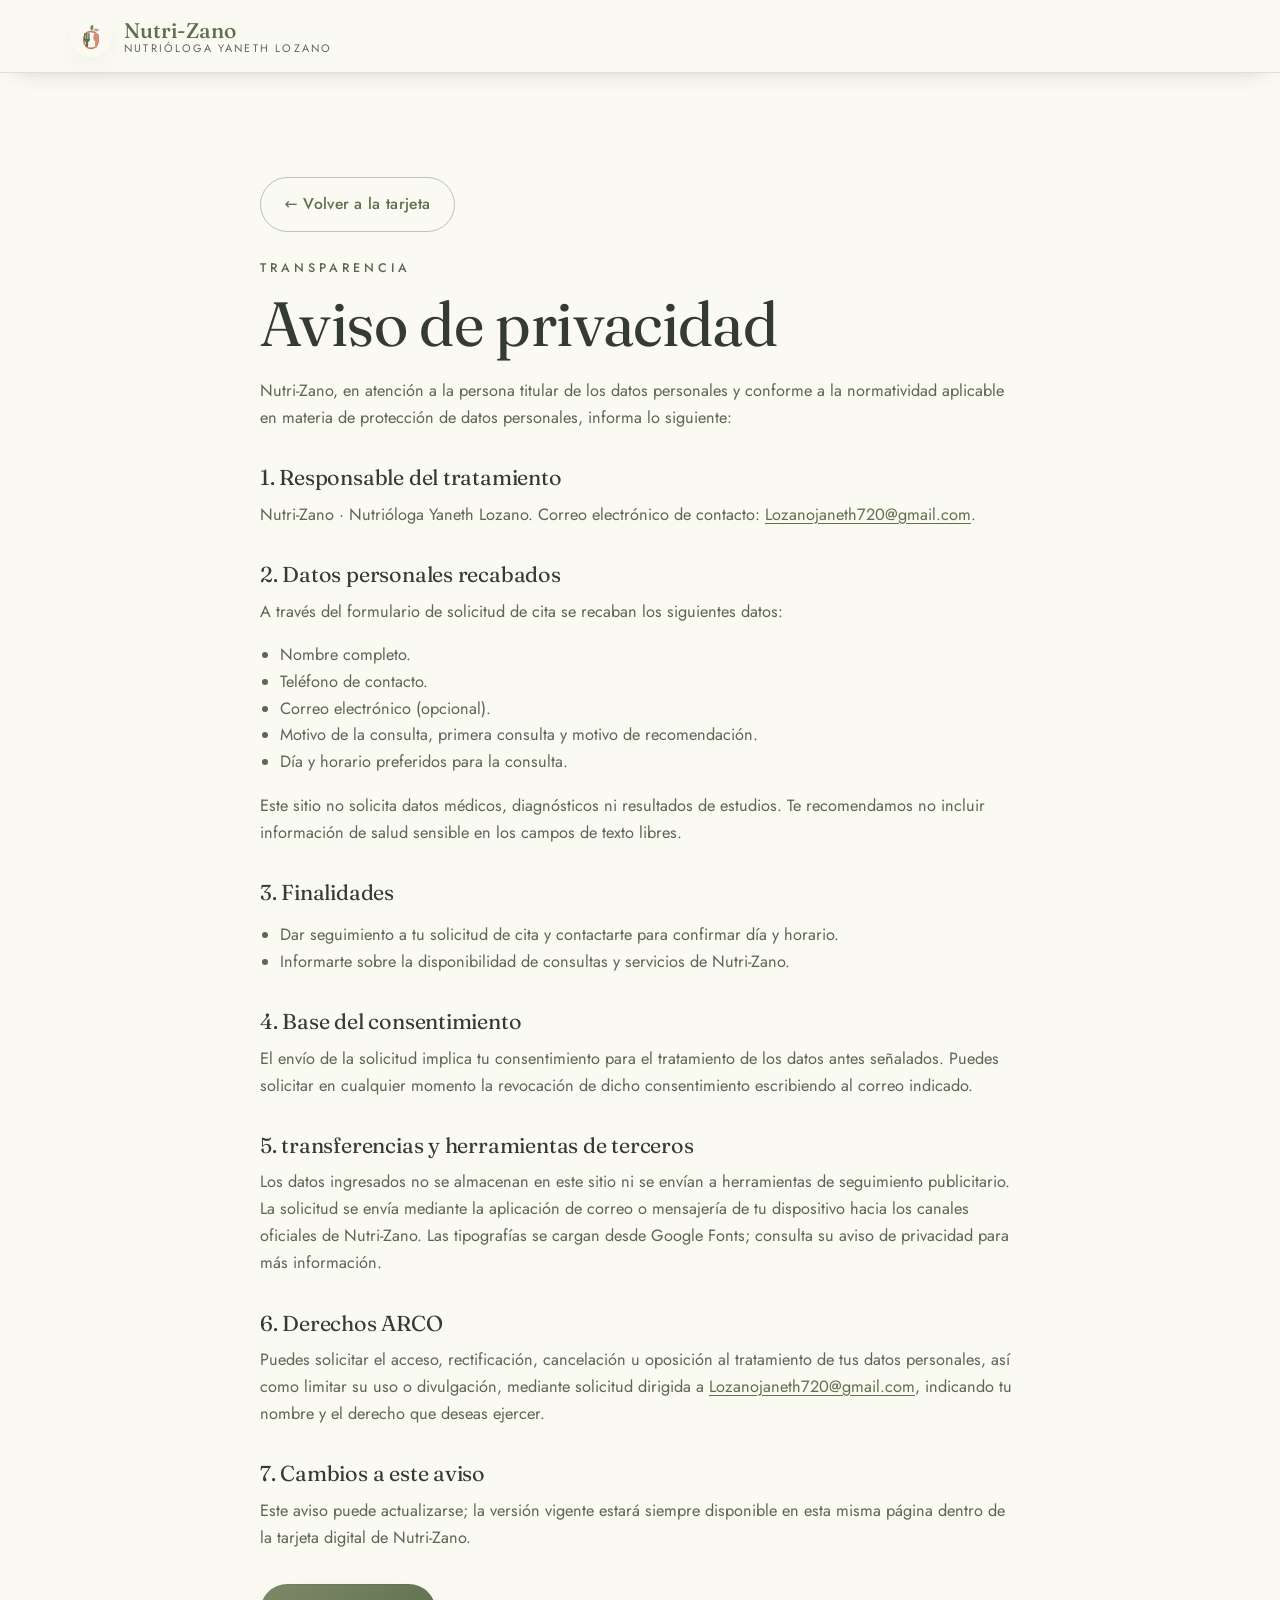
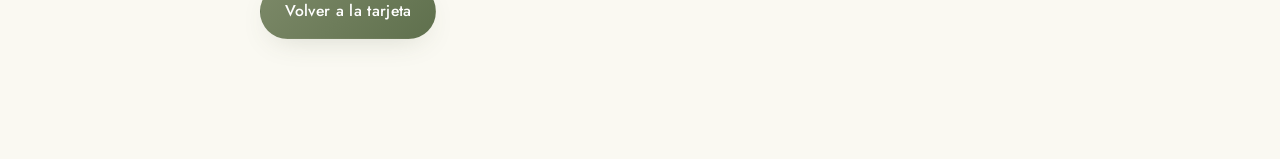
<file: aviso-privacidad.html>
<!DOCTYPE html>
<html lang="es">
<head>
  <meta charset="UTF-8" />
  <meta name="viewport" content="width=device-width, initial-scale=1.0" />
  <meta name="theme-color" content="#7C8968" />
  <title>Aviso de privacidad · Nutri-Zano</title>
  <meta name="description" content="Aviso de privacidad de la tarjeta digital de Nutri-Zano, Nutrióloga Yaneth Lozano." />
  <link rel="icon" type="image/svg+xml" href="assets/img/favicon.svg" />
  <link rel="preconnect" href="https://fonts.googleapis.com" />
  <link rel="preconnect" href="https://fonts.gstatic.com" crossorigin />
  <link href="https://fonts.googleapis.com/css2?family=Fraunces:opsz,wght@9..144,400;9..144,500&family=Jost:wght@300;400;500&display=swap" rel="stylesheet" />
  <link rel="stylesheet" href="assets/css/styles.css" />
  <style>
    .aviso-contenido { max-width: 760px; margin-inline: auto; }
    .aviso-contenido h1 { margin-bottom: .3em; }
    .aviso-contenido h2 { font-size: 1.35rem; margin-top: 1.6em; }
    .aviso-contenido p, .aviso-contenido li { color: var(--texto-suave); }
    .aviso-contenido ul { padding-left: 1.2em; }
    .aviso-volver { margin-bottom: 26px; display: inline-flex; }
  </style>
</head>
<body>
  <header class="site-header fijo">
    <div class="contenedor header-inner">
      <a href="index.html" class="brand">
        <img src="assets/img/favicon.svg" alt="" class="brand-mark" width="42" height="42" />
        <span class="brand-text">
          <strong>Nutri-Zano</strong>
          <small>Nutrióloga Yaneth Lozano</small>
        </span>
      </a>
    </div>
  </header>

  <main class="section">
    <div class="contenedor aviso-contenido">
      <a class="btn btn-ghost aviso-volver" href="index.html">← Volver a la tarjeta</a>
      <p class="eyebrow">Transparencia</p>
      <h1>Aviso de privacidad</h1>
      <p>
        Nutri-Zano, en atención a la persona titular de los datos personales y conforme a
        la normatividad aplicable en materia de protección de datos personales, informa lo
        siguiente:
      </p>

      <h2>1. Responsable del tratamiento</h2>
      <p>
        Nutri-Zano · Nutrióloga Yaneth Lozano. Correo electrónico de contacto:
        <a href="mailto:Lozanojaneth720@gmail.com">Lozanojaneth720@gmail.com</a>.
      </p>

      <h2>2. Datos personales recabados</h2>
      <p>A través del formulario de solicitud de cita se recaban los siguientes datos:</p>
      <ul>
        <li>Nombre completo.</li>
        <li>Teléfono de contacto.</li>
        <li>Correo electrónico (opcional).</li>
        <li>Motivo de la consulta, primera consulta y motivo de recomendación.</li>
        <li>Día y horario preferidos para la consulta.</li>
      </ul>
      <p>
        Este sitio no solicita datos médicos, diagnósticos ni resultados de estudios. Te
        recomendamos no incluir información de salud sensible en los campos de texto libres.
      </p>

      <h2>3. Finalidades</h2>
      <ul>
        <li>Dar seguimiento a tu solicitud de cita y contactarte para confirmar día y horario.</li>
        <li>Informarte sobre la disponibilidad de consultas y servicios de Nutri-Zano.</li>
      </ul>

      <h2>4. Base del consentimiento</h2>
      <p>
        El envío de la solicitud implica tu consentimiento para el tratamiento de los datos
        antes señalados. Puedes solicitar en cualquier momento la revocación de dicho
        consentimiento escribiendo al correo indicado.
      </p>

      <h2>5. transferencias y herramientas de terceros</h2>
      <p>
        Los datos ingresados no se almacenan en este sitio ni se envían a herramientas de
        seguimiento publicitario. La solicitud se envía mediante la aplicación de correo o
        mensajería de tu dispositivo hacia los canales oficiales de Nutri-Zano. Las
        tipografías se cargan desde Google Fonts; consulta su aviso de privacidad para más
        información.
      </p>

      <h2>6. Derechos ARCO</h2>
      <p>
        Puedes solicitar el acceso, rectificación, cancelación u oposición al tratamiento de
        tus datos personales, así como limitar su uso o divulgación, mediante solicitud
        dirigida a <a href="mailto:Lozanojaneth720@gmail.com">Lozanojaneth720@gmail.com</a>,
        indicando tu nombre y el derecho que deseas ejercer.
      </p>

      <h2>7. Cambios a este aviso</h2>
      <p>
        Este aviso puede actualizarse; la versión vigente estará siempre disponible en esta
        misma página dentro de la tarjeta digital de Nutri-Zano.
      </p>

      <p style="margin-top:2em">
        <a class="btn btn-primary" href="index.html">Volver a la tarjeta</a>
      </p>
    </div>
  </main>
</body>
</html>
</file>
<file: assets/css/styles.css>
/* ============================================================
   NUTRI-ZANO · HOJA DE ESTILOS
   Identidad: verde salvia, terracota, crema cálido.
   Mobile-first · accesible · sin dependencias
   ============================================================ */

/* ---------- 1. Tokens ---------- */
:root {
  --verde: #7c8968;
  --verde-oscuro: #5f704d;
  --verde-profundo: #48553a;
  --verde-suave: #a9b593;
  --verde-nube: #eaeddd;
  --terracota: #d68e70;
  --terracota-oscuro: #b96a4c;
  --terracota-texto: #96492c;
  --terracota-nube: #f6e4db;
  --crema: #faf9f2;
  --crema-alt: #f4f2e6;
  --blanco: #ffffff;
  --texto: #343b30;
  --texto-suave: #5d6653;
  --linea: rgba(95, 112, 77, 0.18);

  --sombra-suave: 0 10px 30px -12px rgba(72, 85, 58, 0.22);
  --sombra-media: 0 18px 44px -18px rgba(72, 85, 58, 0.3);
  --sombra-fuerte: 0 30px 70px -26px rgba(72, 85, 58, 0.42);

  --radio: 22px;
  --radio-lg: 32px;
  --max: 1140px;

  --fuente-display: "Fraunces", "Georgia", serif;
  --fuente-cuerpo: "Jost", "Segoe UI", system-ui, sans-serif;
  --fuente-script: "Parisienne", cursive;

  --header-h: 72px;
}

/* ---------- 2. Reset y base ---------- */
*,
*::before,
*::after {
  box-sizing: border-box;
}

html {
  scroll-behavior: smooth;
  scroll-padding-top: calc(var(--header-h) + 12px);
  -webkit-text-size-adjust: 100%;
}

body {
  margin: 0;
  font-family: var(--fuente-cuerpo);
  font-size: 1.02rem;
  line-height: 1.65;
  color: var(--texto);
  background: var(--crema);
  overflow-x: hidden;
  -webkit-font-smoothing: antialiased;
}

body.no-scroll {
  overflow: hidden;
}

img,
svg {
  max-width: 100%;
  height: auto;
  display: block;
}

h1,
h2,
h3 {
  font-family: var(--fuente-display);
  font-weight: 400;
  line-height: 1.14;
  color: var(--texto);
  margin: 0 0 0.5em;
  letter-spacing: -0.01em;
}

h1 {
  font-size: clamp(2.3rem, 6.2vw, 3.9rem);
}

h2 {
  font-size: clamp(1.9rem, 4.6vw, 2.9rem);
}

h3 {
  font-size: 1.22rem;
}

p {
  margin: 0 0 1em;
}

a {
  color: var(--verde-oscuro);
  text-underline-offset: 3px;
}

a:hover {
  color: var(--verde-profundo);
}

:focus-visible {
  outline: 3px solid var(--terracota);
  outline-offset: 3px;
  border-radius: 6px;
}

.skip-link {
  position: absolute;
  left: -999px;
  top: 0;
  background: var(--verde-oscuro);
  color: #fff;
  padding: 12px 18px;
  z-index: 200;
  border-radius: 0 0 12px 0;
}

.skip-link:focus {
  left: 0;
  color: #fff;
}

.contenedor {
  width: min(100% - 2.4rem, var(--max));
  margin-inline: auto;
}

.section {
  padding: clamp(58px, 9vw, 104px) 0;
  position: relative;
}

.eyebrow {
  font-size: 0.78rem;
  letter-spacing: 0.32em;
  text-transform: uppercase;
  color: var(--terracota-texto);
  font-weight: 500;
  margin-bottom: 0.8em;
}

.script-acento {
  font-family: var(--fuente-script);
  font-size: clamp(1.7rem, 4vw, 2.3rem);
  color: var(--verde);
  line-height: 1;
  margin-bottom: 0.1em;
}

.section-head {
  max-width: 640px;
  margin: 0 auto clamp(34px, 5vw, 56px);
  text-align: center;
}

.section-sub {
  color: var(--texto-suave);
  font-size: 1.04rem;
  margin: 0;
}

/* ---------- 3. Botones ---------- */
.btn {
  --btn-bg: var(--verde-oscuro);
  --btn-fg: #fff;
  display: inline-flex;
  align-items: center;
  justify-content: center;
  gap: 0.55em;
  font-family: var(--fuente-cuerpo);
  font-size: 0.98rem;
  font-weight: 500;
  letter-spacing: 0.02em;
  padding: 0.85em 1.5em;
  min-height: 48px;
  border: 1.5px solid transparent;
  border-radius: 999px;
  background: var(--btn-bg);
  color: var(--btn-fg);
  cursor: pointer;
  text-decoration: none;
  transition: transform 0.25s ease, box-shadow 0.25s ease, background 0.25s ease,
    color 0.25s ease, border-color 0.25s ease;
  will-change: transform;
}

.btn svg {
  width: 20px;
  height: 20px;
  flex: none;
}

.btn-primary {
  background: linear-gradient(135deg, var(--verde) 0%, var(--verde-oscuro) 100%);
  color: #fff;
  box-shadow: var(--sombra-suave);
}

.btn-primary:hover {
  transform: translateY(-2px);
  box-shadow: var(--sombra-media);
  background: linear-gradient(135deg, var(--verde-oscuro) 0%, var(--verde-profundo) 100%);
  color: #fff;
}

.btn-ghost {
  background: transparent;
  color: var(--verde-oscuro);
  border-color: rgba(95, 112, 77, 0.4);
}

.btn-ghost:hover {
  background: var(--verde-nube);
  color: var(--verde-profundo);
  transform: translateY(-2px);
}

.btn-terracota {
  background: linear-gradient(135deg, var(--terracota) 0%, var(--terracota-oscuro) 100%);
  color: #fff;
  box-shadow: var(--sombra-suave);
}

.btn-terracota:hover {
  transform: translateY(-2px);
  box-shadow: var(--sombra-media);
  color: #fff;
}

.btn-lg {
  padding: 1em 1.9em;
  font-size: 1.02rem;
}

.btn-block {
  width: 100%;
}

.btn:active {
  transform: translateY(0);
}

/* ---------- 4. Barra superior (redes y contacto) ---------- */
.topbar {
  background: var(--verde-profundo);
  color: #fff;
  font-size: 0.85rem;
}

.topbar-inner {
  display: flex;
  align-items: center;
  justify-content: space-between;
  gap: 14px;
  min-height: 44px;
  padding-block: 6px;
}

.topbar-redes {
  display: flex;
  align-items: center;
  gap: 6px;
}

.topbar-redes a {
  display: grid;
  place-items: center;
  width: 32px;
  height: 32px;
  border-radius: 50%;
  color: rgba(255, 255, 255, 0.9);
  transition: background 0.25s ease, color 0.25s ease, transform 0.25s ease;
}

.topbar-redes a:hover {
  background: rgba(255, 255, 255, 0.14);
  color: #fff;
  transform: translateY(-2px);
}

.topbar-redes svg {
  width: 17px;
  height: 17px;
}

.topbar-derecha {
  display: flex;
  align-items: center;
  gap: 16px;
}

.topbar-email {
  color: rgba(255, 255, 255, 0.9);
  text-decoration: none;
  font-size: 0.82rem;
}

.topbar-email:hover {
  color: #fff;
  text-decoration: underline;
}

.topbar-btn {
  display: inline-flex;
  align-items: center;
  gap: 7px;
  background: linear-gradient(135deg, var(--terracota), var(--terracota-oscuro));
  color: #fff;
  border: none;
  border-radius: 999px;
  padding: 7px 15px;
  min-height: 34px;
  font-family: var(--fuente-cuerpo);
  font-size: 0.82rem;
  font-weight: 500;
  cursor: pointer;
  transition: transform 0.25s ease, box-shadow 0.25s ease;
  white-space: nowrap;
}

.topbar-btn:hover {
  transform: translateY(-1px);
  box-shadow: 0 8px 18px -8px rgba(0, 0, 0, 0.5);
}

.topbar-btn svg {
  width: 15px;
  height: 15px;
}

.oculto {
  display: none !important;
}

/* ---------- 5. Encabezado ---------- */
.site-header {
  position: sticky;
  top: 0;
  z-index: 90;
  background: rgba(250, 249, 242, 0.82);
  backdrop-filter: blur(14px);
  -webkit-backdrop-filter: blur(14px);
  border-bottom: 1px solid transparent;
  transition: box-shadow 0.3s ease, border-color 0.3s ease, background 0.3s ease;
}

.site-header.fijo {
  border-color: var(--linea);
  box-shadow: 0 8px 26px -18px rgba(72, 85, 58, 0.5);
  background: rgba(250, 249, 242, 0.94);
}

.header-inner {
  display: flex;
  align-items: center;
  justify-content: space-between;
  gap: 18px;
  min-height: var(--header-h);
}

.brand {
  display: flex;
  align-items: center;
  gap: 12px;
  text-decoration: none;
  color: var(--texto);
}

.brand-mark {
  width: 42px;
  height: 42px;
  border-radius: 50%;
  box-shadow: var(--sombra-suave);
}

.brand-text {
  display: flex;
  flex-direction: column;
  line-height: 1.15;
}

.brand-text strong {
  font-family: var(--fuente-display);
  font-size: 1.32rem;
  font-weight: 500;
  color: var(--verde-oscuro);
}

.brand-text small {
  font-size: 0.68rem;
  letter-spacing: 0.2em;
  text-transform: uppercase;
  color: var(--texto-suave);
}

.main-nav {
  display: flex;
  align-items: center;
  gap: clamp(14px, 2.4vw, 30px);
}

.main-nav a {
  position: relative;
  color: var(--texto);
  text-decoration: none;
  font-size: 0.96rem;
  font-weight: 400;
  padding: 6px 0;
}

.main-nav a::after {
  content: "";
  position: absolute;
  left: 0;
  bottom: 0;
  width: 0;
  height: 1.5px;
  background: var(--terracota);
  transition: width 0.3s ease;
}

.main-nav a:hover::after,
.main-nav a.activo::after {
  width: 100%;
}

.menu-toggle {
  display: none;
  flex-direction: column;
  justify-content: center;
  gap: 5px;
  width: 46px;
  height: 46px;
  padding: 11px;
  border: 1.5px solid var(--linea);
  border-radius: 14px;
  background: var(--blanco);
  cursor: pointer;
}

.menu-toggle span {
  display: block;
  height: 2px;
  border-radius: 2px;
  background: var(--verde-oscuro);
  transition: transform 0.3s ease, opacity 0.3s ease;
}

.menu-toggle[aria-expanded="true"] span:nth-child(1) {
  transform: translateY(7px) rotate(45deg);
}
.menu-toggle[aria-expanded="true"] span:nth-child(2) {
  opacity: 0;
}
.menu-toggle[aria-expanded="true"] span:nth-child(3) {
  transform: translateY(-7px) rotate(-45deg);
}

/* ---------- 5. Portada ---------- */
.hero {
  position: relative;
  padding: clamp(34px, 6vw, 68px) 0 0;
  overflow: hidden;
  background:
    radial-gradient(1000px 520px at 82% 8%, rgba(214, 142, 112, 0.14), transparent 60%),
    radial-gradient(860px 480px at 8% 22%, rgba(124, 137, 104, 0.16), transparent 62%),
    var(--crema);
}

.hero-inner {
  display: grid;
  grid-template-columns: 1fr;
  gap: clamp(36px, 5vw, 60px);
  align-items: center;
  padding-bottom: clamp(44px, 6vw, 76px);
}

.hero-texto h1 em {
  font-style: normal;
  color: var(--terracota-oscuro);
  position: relative;
}

.hero-texto h1 em::after {
  content: "";
  position: absolute;
  left: 0;
  right: 0;
  bottom: 0.06em;
  height: 0.14em;
  background: rgba(214, 142, 112, 0.28);
  border-radius: 4px;
}

.hero-desc {
  font-size: clamp(1.04rem, 2.2vw, 1.18rem);
  color: var(--texto-suave);
  max-width: 46ch;
}

.hero-acciones {
  display: flex;
  flex-wrap: wrap;
  gap: 14px;
  margin-top: 26px;
}

.hero-nota-cita {
  margin: 14px 0 0;
  color: var(--texto-suave);
  font-size: 0.9rem;
  max-width: 46ch;
}

.hero-datos {
  display: flex;
  flex-wrap: wrap;
  gap: 12px 26px;
  list-style: none;
  margin: 28px 0 0;
  padding: 0;
  color: var(--texto-suave);
  font-size: 0.94rem;
}

.hero-datos li {
  display: flex;
  align-items: center;
  gap: 9px;
}

.hero-datos svg {
  width: 20px;
  height: 20px;
  color: var(--verde-oscuro);
  flex: none;
}

.hero-media {
  position: relative;
  max-width: 480px;
  margin-inline: auto;
  width: 100%;
}

.hero-frame {
  border-radius: 140px 140px 30px 30px;
  overflow: hidden;
  box-shadow: var(--sombra-fuerte);
  border: 10px solid var(--blanco);
  aspect-ratio: 3 / 2;
  background: var(--verde-nube);
}

.hero-frame img {
  width: 100%;
  height: 100%;
  object-fit: cover;
  object-position: 58% 55%;
}

.hero-logo-card {
  position: absolute;
  left: -12px;
  bottom: -18px;
  width: clamp(104px, 26%, 140px);
  border-radius: 26px;
  overflow: hidden;
  background: var(--crema);
  box-shadow: var(--sombra-media);
  border: 6px solid var(--blanco);
}

.hero-chip {
  position: absolute;
  right: -8px;
  top: 26px;
  display: flex;
  align-items: center;
  gap: 8px;
  background: var(--blanco);
  border-radius: 999px;
  padding: 9px 16px;
  font-size: 0.86rem;
  font-weight: 500;
  color: var(--verde-oscuro);
  box-shadow: var(--sombra-suave);
}

.hero-chip svg {
  width: 17px;
  height: 17px;
}

.hero-botanic {
  position: absolute;
  width: clamp(140px, 22vw, 260px);
  pointer-events: none;
  opacity: 0.9;
}

.hero-botanic-1 {
  right: -60px;
  top: -30px;
  transform: rotate(24deg);
}

.hero-botanic-2 {
  left: -70px;
  bottom: 60px;
  transform: rotate(-32deg);
}

/* Banda animada */
.hero-band {
  border-top: 1px solid var(--linea);
  border-bottom: 1px solid var(--linea);
  background: linear-gradient(90deg, var(--crema-alt), var(--verde-nube), var(--crema-alt));
  overflow: hidden;
  padding: 13px 0;
}

.band-track {
  display: flex;
  gap: 0;
  white-space: nowrap;
  animation: deslizar 34s linear infinite;
  width: max-content;
}

.band-track span {
  font-family: var(--fuente-display);
  font-size: 1rem;
  letter-spacing: 0.22em;
  text-transform: uppercase;
  color: var(--verde-oscuro);
  padding-right: 1.4rem;
}

.band-track i {
  font-style: normal;
  color: var(--terracota);
  padding: 0 0.6rem;
}

@keyframes deslizar {
  from {
    transform: translateX(0);
  }
  to {
    transform: translateX(-50%);
  }
}

/* ---------- 6. Servicios ---------- */
.servicios-grid {
  display: grid;
  grid-template-columns: repeat(auto-fill, minmax(268px, 1fr));
  gap: 22px;
}

.servicio-card {
  position: relative;
  display: flex;
  flex-direction: column;
  gap: 12px;
  background: var(--blanco);
  border: 1px solid var(--linea);
  border-radius: var(--radio-lg);
  padding: 26px 24px 24px;
  box-shadow: var(--sombra-suave);
  transition: transform 0.3s ease, box-shadow 0.3s ease, border-color 0.3s ease;
  overflow: hidden;
}

.servicio-card::before {
  content: "";
  position: absolute;
  inset: 0 0 auto 0;
  height: 4px;
  background: linear-gradient(90deg, var(--verde), var(--terracota));
  opacity: 0;
  transition: opacity 0.3s ease;
}

.servicio-card:hover {
  transform: translateY(-6px);
  box-shadow: var(--sombra-media);
  border-color: rgba(124, 137, 104, 0.4);
}

.servicio-card:hover::before {
  opacity: 1;
}

.servicio-icono {
  width: 56px;
  height: 56px;
  border-radius: 18px;
  display: grid;
  place-items: center;
  background: linear-gradient(140deg, var(--verde-nube), var(--terracota-nube));
  color: var(--verde-oscuro);
  transition: transform 0.35s ease;
}

.servicio-card:hover .servicio-icono {
  transform: rotate(-6deg) scale(1.06);
}

.servicio-icono svg {
  width: 28px;
  height: 28px;
}

.servicio-card h3 {
  margin: 4px 0 0;
  font-size: 1.28rem;
}

.servicio-card p {
  color: var(--texto-suave);
  font-size: 0.96rem;
  margin: 0;
  flex: 1;
}

.servicio-ver {
  align-self: flex-start;
  display: inline-flex;
  align-items: center;
  gap: 8px;
  background: none;
  border: none;
  padding: 8px 0 0;
  color: var(--terracota-texto);
  font-family: var(--fuente-cuerpo);
  font-size: 0.93rem;
  font-weight: 500;
  cursor: pointer;
}

.servicio-ver svg {
  width: 17px;
  height: 17px;
  transition: transform 0.3s ease;
}

.servicio-ver:hover svg {
  transform: translateX(4px);
}

/* ---------- 7. Banda de pasos ---------- */
.pasos-band {
  background:
    linear-gradient(135deg, var(--verde-oscuro) 0%, var(--verde-profundo) 100%);
  color: #fff;
  padding: clamp(46px, 7vw, 76px) 0;
  position: relative;
  overflow: hidden;
}

.pasos-band::after {
  content: "";
  position: absolute;
  right: -120px;
  top: -120px;
  width: 380px;
  height: 380px;
  border-radius: 50%;
  background: radial-gradient(circle, rgba(214, 142, 112, 0.34), transparent 68%);
}

.pasos-titulo {
  color: #fff;
  text-align: center;
  margin-bottom: clamp(28px, 4vw, 44px);
}

.pasos {
  list-style: none;
  margin: 0;
  padding: 0;
  display: grid;
  grid-template-columns: repeat(auto-fit, minmax(240px, 1fr));
  gap: 26px;
  counter-reset: passo;
  position: relative;
  z-index: 1;
}

.pasos li {
  background: rgba(255, 255, 255, 0.08);
  border: 1px solid rgba(255, 255, 255, 0.16);
  border-radius: var(--radio);
  padding: 26px 24px;
  backdrop-filter: blur(4px);
}

.paso-num {
  display: inline-grid;
  place-items: center;
  width: 44px;
  height: 44px;
  border-radius: 50%;
  background: linear-gradient(135deg, var(--terracota), var(--terracota-oscuro));
  font-family: var(--fuente-display);
  font-size: 1.25rem;
  margin-bottom: 14px;
  box-shadow: 0 8px 20px -10px rgba(0, 0, 0, 0.5);
}

.pasos h3 {
  color: #fff;
  font-size: 1.2rem;
  margin-bottom: 0.35em;
}

.pasos p {
  color: rgba(255, 255, 255, 0.82);
  font-size: 0.95rem;
  margin: 0;
}

/* ---------- 8. Catálogo ---------- */
.section-productos {
  background: linear-gradient(180deg, var(--crema) 0%, var(--crema-alt) 42%, var(--crema) 100%);
}

.filtros {
  display: flex;
  flex-wrap: wrap;
  justify-content: center;
  gap: 10px;
  margin-bottom: clamp(28px, 4vw, 40px);
}

.filtro-btn {
  border: 1.5px solid rgba(95, 112, 77, 0.32);
  background: var(--blanco);
  color: var(--texto-suave);
  border-radius: 999px;
  padding: 9px 20px;
  min-height: 44px;
  font-family: var(--fuente-cuerpo);
  font-size: 0.93rem;
  font-weight: 500;
  cursor: pointer;
  transition: all 0.25s ease;
}

.filtro-btn:hover {
  border-color: var(--verde);
  color: var(--verde-oscuro);
}

.filtro-btn.activo {
  background: linear-gradient(135deg, var(--verde), var(--verde-oscuro));
  border-color: transparent;
  color: #fff;
  box-shadow: var(--sombra-suave);
}

.productos-grid {
  display: grid;
  grid-template-columns: repeat(auto-fill, minmax(258px, 1fr));
  gap: 24px;
}

.producto-card {
  display: flex;
  flex-direction: column;
  background: var(--blanco);
  border: 1px solid var(--linea);
  border-radius: var(--radio-lg);
  overflow: hidden;
  box-shadow: var(--sombra-suave);
  transition: transform 0.3s ease, box-shadow 0.3s ease;
}

.producto-card:hover {
  transform: translateY(-6px);
  box-shadow: var(--sombra-media);
}

.producto-media {
  position: relative;
  aspect-ratio: 1 / 0.86;
  background: var(--verde-nube);
  cursor: pointer;
  border: none;
  padding: 0;
  width: 100%;
  display: block;
  overflow: hidden;
}

.producto-media img {
  width: 100%;
  height: 100%;
  object-fit: cover;
  transition: transform 0.6s cubic-bezier(0.2, 0.7, 0.3, 1);
}

.producto-card:hover .producto-media img {
  transform: scale(1.06);
}

.badge-demo {
  position: absolute;
  top: 12px;
  left: 12px;
  background: rgba(255, 255, 255, 0.94);
  color: #8c4c33;
  border: 1px solid rgba(214, 142, 112, 0.5);
  font-size: 0.7rem;
  font-weight: 600;
  letter-spacing: 0.14em;
  text-transform: uppercase;
  padding: 5px 12px;
  border-radius: 999px;
  backdrop-filter: blur(4px);
}

.producto-cuerpo {
  display: flex;
  flex-direction: column;
  gap: 8px;
  padding: 20px 22px 22px;
  flex: 1;
}

.producto-categoria {
  font-size: 0.72rem;
  letter-spacing: 0.2em;
  text-transform: uppercase;
  color: var(--verde-oscuro);
  font-weight: 500;
}

.producto-cuerpo h3 {
  font-size: 1.22rem;
  margin: 0;
}

.producto-desc {
  color: var(--texto-suave);
  font-size: 0.93rem;
  margin: 0;
  flex: 1;
}

.producto-meta {
  display: flex;
  align-items: center;
  justify-content: space-between;
  gap: 10px;
  border-top: 1px dashed var(--linea);
  padding-top: 12px;
  margin-top: 4px;
  font-size: 0.9rem;
  color: var(--texto-suave);
}

.producto-precio {
  font-family: var(--fuente-display);
  font-size: 1.12rem;
  color: var(--verde-oscuro);
}

.producto-acciones {
  display: grid;
  grid-template-columns: 1fr 1fr;
  gap: 10px;
  margin-top: 12px;
}

.producto-acciones .btn {
  padding: 0.7em 0.5em;
  font-size: 0.88rem;
  min-height: 44px;
}

.catalog-note {
  text-align: center;
  color: var(--texto-suave);
  font-size: 0.9rem;
  margin: clamp(26px, 4vw, 38px) auto 0;
  max-width: 560px;
}

/* ---------- 9. Nutrióloga ---------- */
.section-nutri {
  background:
    radial-gradient(720px 420px at 88% 30%, rgba(214, 142, 112, 0.12), transparent 62%),
    var(--crema);
}

.nutri-inner {
  display: grid;
  grid-template-columns: 1fr;
  gap: clamp(34px, 5vw, 64px);
  align-items: center;
}

.nutri-media {
  position: relative;
  max-width: 420px;
  margin-inline: auto;
  width: 100%;
}

.nutri-frame {
  border-radius: var(--radio-lg);
  overflow: hidden;
  border: 10px solid var(--blanco);
  box-shadow: var(--sombra-fuerte);
  aspect-ratio: 7 / 8.6;
  background: var(--verde-nube);
}

.nutri-frame img {
  width: 100%;
  height: 100%;
  object-fit: cover;
}

.nutri-badge {
  position: absolute;
  bottom: -20px;
  right: -10px;
  width: 96px;
  height: 96px;
  border-radius: 50%;
  overflow: hidden;
  border: 6px solid var(--blanco);
  box-shadow: var(--sombra-media);
  background: var(--crema);
}

.nutri-texto p {
  color: var(--texto-suave);
  max-width: 54ch;
}

.nutri-firma {
  font-family: var(--fuente-display);
  font-size: 1.16rem;
  color: var(--verde-oscuro) !important;
  margin-bottom: 1.5em;
}

/* ---------- 10. Contacto ---------- */
.section-contacto {
  background: linear-gradient(180deg, var(--crema-alt), var(--crema));
}

.contacto-grid {
  display: grid;
  grid-template-columns: repeat(auto-fit, minmax(216px, 1fr));
  gap: 18px;
}

.contacto-card {
  display: flex;
  flex-direction: column;
  gap: 4px;
  align-items: flex-start;
  background: var(--blanco);
  border: 1px solid var(--linea);
  border-radius: var(--radio);
  padding: 22px 22px 20px;
  text-decoration: none;
  color: var(--texto);
  box-shadow: var(--sombra-suave);
  transition: transform 0.3s ease, box-shadow 0.3s ease, border-color 0.3s ease;
  text-align: left;
  cursor: pointer;
  font-family: var(--fuente-cuerpo);
}

.contacto-card:hover {
  transform: translateY(-5px);
  box-shadow: var(--sombra-media);
  border-color: rgba(124, 137, 104, 0.42);
  color: var(--texto);
}

.contacto-icono,
.contacto-icon {
  width: 48px;
  height: 48px;
  border-radius: 15px;
  display: grid;
  place-items: center;
  background: var(--verde-nube);
  color: var(--verde-oscuro);
  margin-bottom: 10px;
  transition: background 0.3s ease, color 0.3s ease;
}

.contacto-card:hover .contacto-icon {
  background: linear-gradient(135deg, var(--verde), var(--verde-oscuro));
  color: #fff;
}

.contacto-icon svg {
  width: 24px;
  height: 24px;
}

.contacto-card strong {
  font-size: 1.04rem;
  font-weight: 500;
}

.contacto-card small {
  color: var(--texto-suave);
  font-size: 0.85rem;
  word-break: break-word;
}

.aviso-mini {
  text-align: center;
  margin: clamp(24px, 4vw, 36px) auto 0;
  max-width: 560px;
  color: var(--texto-suave);
  font-size: 0.9rem;
}

/* ---------- 11. Pie ---------- */
.site-footer {
  background: var(--verde-profundo);
  color: rgba(255, 255, 255, 0.86);
  padding: clamp(40px, 6vw, 64px) 0 108px;
}

.footer-inner {
  display: grid;
  gap: 26px;
}

.footer-brand {
  display: flex;
  align-items: center;
  gap: 16px;
}

.footer-brand img {
  width: 74px;
  height: 74px;
  border-radius: 22px;
  box-shadow: 0 12px 30px -14px rgba(0, 0, 0, 0.6);
}

.footer-brand strong {
  font-family: var(--fuente-display);
  font-size: 1.5rem;
  font-weight: 500;
  color: #fff;
  display: block;
}

.footer-brand p {
  margin: 0;
  font-size: 0.82rem;
  letter-spacing: 0.18em;
  text-transform: uppercase;
  color: rgba(255, 255, 255, 0.84);
}

.footer-nav {
  display: flex;
  flex-wrap: wrap;
  gap: 12px 24px;
}

.footer-nav a {
  color: rgba(255, 255, 255, 0.86);
  text-decoration: none;
  font-size: 0.94rem;
}

.footer-nav a:hover {
  color: #fff;
  text-decoration: underline;
}

.footer-legal {
  font-size: 0.85rem;
  color: rgba(255, 255, 255, 0.8);
  margin: 0;
  border-top: 1px solid rgba(255, 255, 255, 0.14);
  padding-top: 20px;
}

/* ---------- 12. CTA flotante móvil ---------- */
.cta-flotante {
  position: fixed;
  left: 0;
  right: 0;
  bottom: 0;
  z-index: 80;
  padding: 12px 16px calc(12px + env(safe-area-inset-bottom));
  background: linear-gradient(180deg, rgba(250, 249, 242, 0) 0%, rgba(250, 249, 242, 0.92) 42%);
  display: none;
  transform: translateY(120%);
  transition: transform 0.4s ease;
}

.cta-flotante .btn {
  width: 100%;
  box-shadow: 0 14px 34px -12px rgba(72, 85, 58, 0.55);
}

.cta-flotante.visible {
  transform: translateY(0);
}

/* ---------- 13. Modales ---------- */
.modal {
  position: fixed;
  inset: 0;
  z-index: 120;
  display: flex;
  align-items: flex-end;
  justify-content: center;
}

.modal[hidden] {
  display: none;
}

.modal-backdrop {
  position: absolute;
  inset: 0;
  background: rgba(46, 54, 38, 0.55);
  backdrop-filter: blur(5px);
  animation: aparecer 0.3s ease;
}

.modal-caja {
  position: relative;
  width: min(100%, 660px);
  max-height: 92vh;
  overflow-y: auto;
  -webkit-overflow-scrolling: touch;
  background: var(--crema);
  border-radius: 28px 28px 0 0;
  box-shadow: var(--sombra-fuerte);
  padding: 30px 22px calc(30px + env(safe-area-inset-bottom));
  animation: subir 0.38s cubic-bezier(0.2, 0.8, 0.3, 1);
}

.modal-caja-cita {
  width: min(100%, 720px);
}

.modal-cerrar {
  position: absolute;
  top: 16px;
  right: 16px;
  width: 42px;
  height: 42px;
  border-radius: 50%;
  border: 1px solid var(--linea);
  background: var(--blanco);
  color: var(--verde-oscuro);
  display: grid;
  place-items: center;
  cursor: pointer;
  transition: background 0.25s ease, transform 0.25s ease;
  z-index: 2;
}

.modal-cerrar:hover {
  background: var(--verde-nube);
  transform: rotate(90deg);
}

.modal-cerrar svg {
  width: 18px;
  height: 18px;
}

@keyframes aparecer {
  from {
    opacity: 0;
  }
  to {
    opacity: 1;
  }
}

@keyframes subir {
  from {
    transform: translateY(40px);
    opacity: 0;
  }
  to {
    transform: translateY(0);
    opacity: 1;
  }
}

/* Contenido de modal de servicio/producto */
.modal-media {
  border-radius: 22px;
  overflow: hidden;
  margin-bottom: 20px;
  background: var(--verde-nube);
  aspect-ratio: 4 / 3;
}

.modal-media img {
  width: 100%;
  height: 100%;
  object-fit: cover;
}

.modal-titulo {
  font-size: clamp(1.6rem, 4vw, 2.1rem);
  margin-bottom: 0.3em;
}

.modal-eyebrow {
  font-size: 0.74rem;
  letter-spacing: 0.22em;
  text-transform: uppercase;
  color: var(--terracota-texto);
  font-weight: 500;
  margin-bottom: 0.5em;
}

.modal-texto {
  color: var(--texto-suave);
}

.modal-lista {
  list-style: none;
  padding: 0;
  margin: 0 0 18px;
  display: grid;
  gap: 10px;
}

.modal-lista li {
  display: flex;
  gap: 10px;
  align-items: flex-start;
  color: var(--texto-suave);
  font-size: 0.97rem;
}

.modal-lista li::before {
  content: "";
  flex: none;
  width: 8px;
  height: 8px;
  margin-top: 9px;
  border-radius: 50%;
  background: var(--terracota);
}

.modal-meta {
  display: flex;
  flex-wrap: wrap;
  gap: 10px;
  margin-bottom: 20px;
}

.modal-meta span {
  background: var(--verde-nube);
  color: var(--verde-oscuro);
  border-radius: 999px;
  padding: 7px 16px;
  font-size: 0.88rem;
}

.modal-acciones {
  display: flex;
  flex-wrap: wrap;
  gap: 12px;
}

.modal-acciones .btn {
  flex: 1 1 200px;
}

.aviso-demo {
  background: var(--terracota-nube);
  border: 1px dashed rgba(185, 106, 76, 0.5);
  color: #8c4c33;
  border-radius: 14px;
  padding: 12px 16px;
  font-size: 0.86rem;
  margin-bottom: 18px;
}

/* ---------- 14. Formulario de cita ---------- */
.cita-head {
  text-align: center;
  margin-bottom: 24px;
}

.cita-head h2 {
  margin-bottom: 0.3em;
}

.cita-head p:last-child {
  color: var(--texto-suave);
  font-size: 0.95rem;
  margin: 0 auto;
  max-width: 46ch;
}

.campo {
  border: none;
  padding: 0;
  margin: 0 0 20px;
}

.campo-fila {
  display: grid;
  grid-template-columns: 1fr;
  gap: 0 16px;
}

.campo label,
.campo legend {
  display: block;
  font-size: 0.95rem;
  font-weight: 500;
  color: var(--texto);
  margin-bottom: 7px;
  padding: 0;
}

.campo label small {
  color: var(--texto-suave);
  font-weight: 400;
}

.req {
  color: var(--terracota-oscuro);
}

.campo input[type="text"],
.campo input[type="tel"],
.campo input[type="email"],
.campo input[type="date"],
.campo select {
  width: 100%;
  font-family: var(--fuente-cuerpo);
  font-size: 1rem;
  color: var(--texto);
  background: var(--blanco);
  border: 1.5px solid rgba(95, 112, 77, 0.26);
  border-radius: 15px;
  padding: 13px 16px;
  min-height: 50px;
  transition: border-color 0.25s ease, box-shadow 0.25s ease;
}

.campo input:focus,
.campo select:focus {
  outline: none;
  border-color: var(--verde);
  box-shadow: 0 0 0 4px rgba(124, 137, 104, 0.16);
}

.campo input.invalido,
.campo select.invalido {
  border-color: #c0563f;
  background: #fdf3ef;
}

.error {
  display: block;
  color: #b1462f;
  font-size: 0.84rem;
  margin-top: 6px;
  min-height: 1em;
}

.chips {
  display: flex;
  flex-wrap: wrap;
  gap: 9px;
}

.chip {
  border: 1.5px solid rgba(95, 112, 77, 0.3);
  background: var(--blanco);
  color: var(--texto-suave);
  border-radius: 999px;
  padding: 9px 17px;
  min-height: 44px;
  font-family: var(--fuente-cuerpo);
  font-size: 0.92rem;
  cursor: pointer;
  transition: all 0.22s ease;
}

.chip:hover {
  border-color: var(--verde);
  color: var(--verde-oscuro);
}

.chip.seleccionado {
  background: linear-gradient(135deg, var(--verde), var(--verde-oscuro));
  border-color: transparent;
  color: #fff;
  box-shadow: var(--sombra-suave);
}

.casilla-privacidad {
  background: var(--blanco);
  border: 1px solid var(--linea);
  border-radius: 16px;
  padding: 16px;
}

.casilla {
  display: flex;
  gap: 12px;
  align-items: flex-start;
  font-size: 0.9rem;
  color: var(--texto-suave);
  font-weight: 400 !important;
  cursor: pointer;
}

.casilla input {
  width: 22px;
  height: 22px;
  flex: none;
  margin-top: 2px;
  accent-color: var(--verde-oscuro);
}

.form-notas {
  font-size: 0.82rem;
  color: var(--texto-suave);
  margin-bottom: 18px;
}

.campo-hp {
  position: absolute !important;
  left: -9999px !important;
  width: 1px;
  height: 1px;
  overflow: hidden;
}

/* Resumen */
.resumen {
  display: grid;
  gap: 0;
  background: var(--blanco);
  border: 1px solid var(--linea);
  border-radius: 20px;
  padding: 8px 20px;
  margin: 0 0 22px;
}

.resumen div {
  display: grid;
  grid-template-columns: 1fr;
  gap: 2px;
  padding: 12px 0;
  border-bottom: 1px dashed var(--linea);
}

.resumen div:last-child {
  border-bottom: none;
}

.resumen dt {
  font-size: 0.78rem;
  letter-spacing: 0.14em;
  text-transform: uppercase;
  color: var(--verde-oscuro);
  font-weight: 500;
}

.resumen dd {
  margin: 0;
  font-size: 1rem;
  color: var(--texto);
}

.cita-acciones {
  display: flex;
  flex-wrap: wrap;
  gap: 12px;
}

.cita-acciones .btn {
  flex: 1 1 190px;
}

.cita-acciones.centradas {
  justify-content: center;
}

/* Éxito */
.exito {
  text-align: center;
  padding: 18px 4px 6px;
}

.exito-icono {
  display: inline-grid;
  place-items: center;
  width: 82px;
  height: 82px;
  border-radius: 50%;
  background: var(--verde-nube);
  color: var(--verde-oscuro);
  margin-bottom: 18px;
  animation: pop 0.5s cubic-bezier(0.2, 1.4, 0.4, 1);
}

.exito-icono svg {
  width: 44px;
  height: 44px;
}

@keyframes pop {
  from {
    transform: scale(0.5);
    opacity: 0;
  }
  to {
    transform: scale(1);
    opacity: 1;
  }
}

.exito p {
  color: var(--texto-suave);
  max-width: 48ch;
  margin-inline: auto;
}

/* ---------- 15. Toast ---------- */
.toast {
  position: fixed;
  left: 50%;
  bottom: calc(24px + env(safe-area-inset-bottom));
  transform: translateX(-50%) translateY(20px);
  z-index: 200;
  background: var(--verde-profundo);
  color: #fff;
  padding: 13px 22px;
  border-radius: 999px;
  font-size: 0.92rem;
  box-shadow: var(--sombra-media);
  opacity: 0;
  transition: opacity 0.3s ease, transform 0.3s ease;
  max-width: min(92vw, 460px);
  text-align: center;
}

.toast.visible {
  opacity: 1;
  transform: translateX(-50%) translateY(0);
}

/* ---------- 16. Animaciones de aparición ---------- */
[data-reveal] {
  opacity: 0;
  transform: translateY(26px);
  transition: opacity 0.7s ease, transform 0.7s cubic-bezier(0.2, 0.7, 0.3, 1);
}

[data-reveal].visible {
  opacity: 1;
  transform: none;
}

/* ---------- 17. Responsive ---------- */
@media (max-width: 560px) {
  .topbar-email {
    display: none;
  }

  .topbar-btn {
    padding: 7px 13px;
  }
}

@media (min-width: 640px) {
  .campo-fila {
    grid-template-columns: 1fr 1fr;
  }

  .modal {
    align-items: center;
    padding: 24px;
  }

  .modal-caja {
    border-radius: 30px;
    padding: 36px 34px;
  }
}

@media (min-width: 880px) {
  .hero-inner {
    grid-template-columns: 1.04fr 0.96fr;
  }

  .nutri-inner {
    grid-template-columns: 0.86fr 1.14fr;
  }

  .nutri-media {
    margin-inline: 0;
  }

  .footer-inner {
    grid-template-columns: 1.1fr 1fr;
    align-items: center;
  }

  .footer-legal {
    grid-column: 1 / -1;
  }
}

@media (max-width: 860px) {
  :root {
    --header-h: 64px;
  }

  .menu-toggle {
    display: flex;
  }

  .main-nav {
    position: fixed;
    top: var(--header-h);
    left: 0;
    right: 0;
    flex-direction: column;
    align-items: stretch;
    gap: 4px;
    background: var(--crema);
    border-bottom: 1px solid var(--linea);
    box-shadow: var(--sombra-media);
    padding: 14px 20px 24px;
    transform: translateY(-140%);
    opacity: 0;
    pointer-events: none;
    transition: transform 0.35s cubic-bezier(0.2, 0.8, 0.3, 1), opacity 0.3s ease;
    max-height: calc(100vh - var(--header-h));
    overflow-y: auto;
  }

  .main-nav.abierto {
    transform: translateY(0);
    opacity: 1;
    pointer-events: auto;
  }

  .main-nav a {
    padding: 13px 4px;
    font-size: 1.05rem;
    border-bottom: 1px dashed var(--linea);
  }

  .main-nav .btn-nav {
    margin-top: 12px;
    width: 100%;
  }

  .cta-flotante {
    display: block;
  }

  body {
    font-size: 1rem;
  }

  .producto-acciones {
    grid-template-columns: 1fr;
  }
}

@media (min-width: 861px) {
  .main-nav {
    display: flex !important;
  }
}

/* ---------- 18. Accesibilidad y preferencias ---------- */
@media (prefers-reduced-motion: reduce) {
  *,
  *::before,
  *::after {
    animation-duration: 0.001ms !important;
    animation-iteration-count: 1 !important;
    transition-duration: 0.001ms !important;
    scroll-behavior: auto !important;
  }

  [data-reveal] {
    opacity: 1;
    transform: none;
  }
}

@media print {
  .site-header,
  .cta-flotante,
  .modal,
  .hero-band {
    display: none !important;
  }
}
</file>
